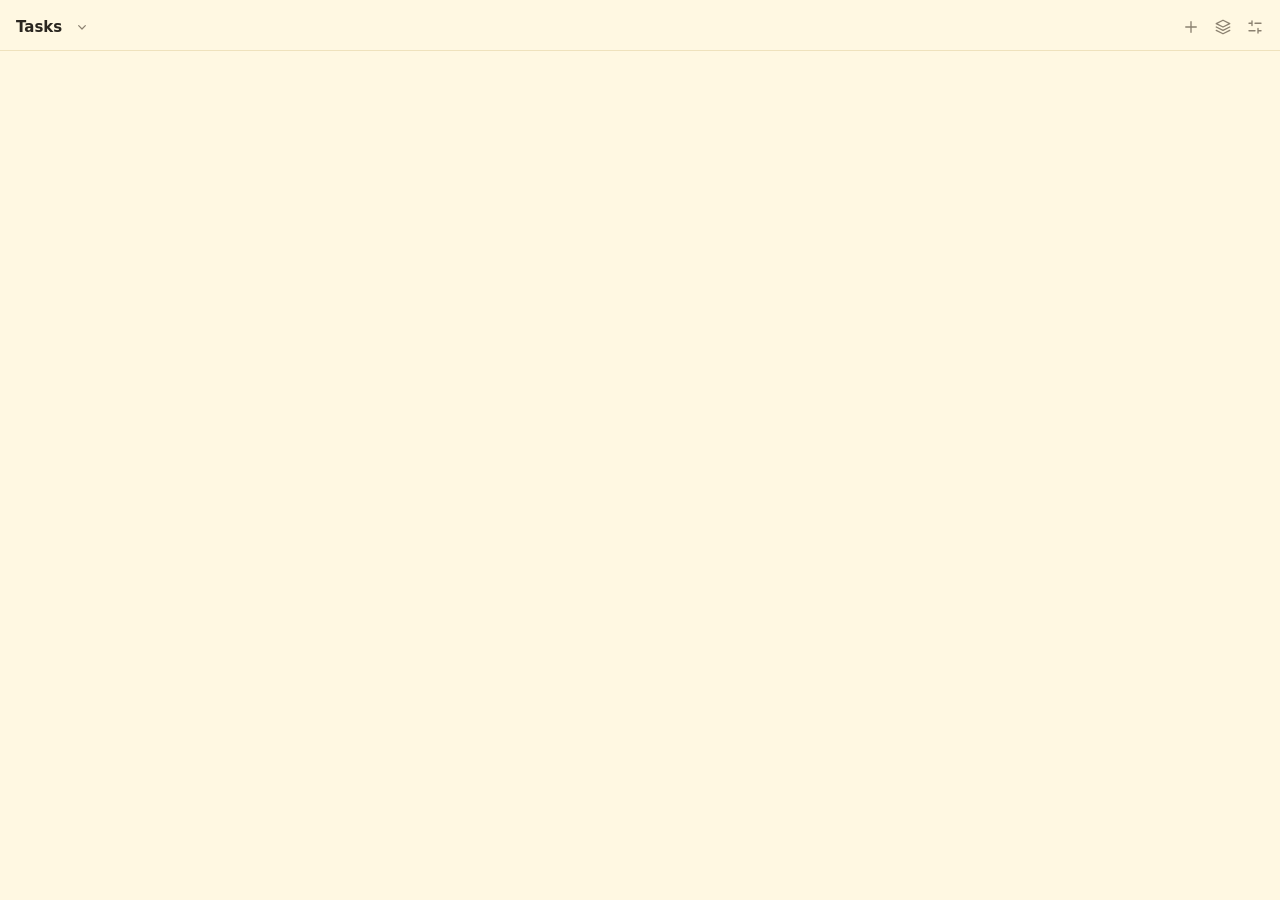
<file: ui/index.html>
<!doctype html>
<html lang="en">
<head>
<meta charset="utf-8">
<meta name="viewport" content="width=device-width, initial-scale=1">
<title>TinyTasks</title>
<script src="themes.js"></script>
<link rel="stylesheet" href="style.css">
</head>
<body>
  <div id="note-handle" hidden title="Drag to move note">
    <div id="note-complete"></div>
    <button id="close-note" class="icon" tabindex="0" aria-label="Close sticky note" title="Close note"><svg viewBox="0 0 24 24"><path d="m7 7 10 10M17 7 7 17"/></svg></button>
  </div>
  <header data-tauri-drag-region="deep">
    <div class="menu-wrap">
      <h1><button id="view" class="view-btn" title="Choose what to show" aria-haspopup="menu" aria-expanded="false">
        <span id="heading-icon" hidden></span><span id="heading">Tasks</span><span id="count"></span>
        <svg class="chev" viewBox="0 0 24 24"><path d="m7 10 5 5 5-5"/></svg>
      </button></h1>
      <div id="view-menu" data-tauri-drag-region="false" class="menu" role="menu" hidden>
        <button role="menuitemradio" data-view="all"><svg viewBox="0 0 24 24"><path d="M9 6h11M9 12h11M9 18h11M4.5 6h.01M4.5 12h.01M4.5 18h.01"/></svg>All <span class="n"></span></button>
        <button role="menuitemradio" data-view="desk">My Desk <span class="n"></span></button>
        <button role="menuitemradio" data-view="done"><svg viewBox="0 0 24 24"><circle cx="12" cy="12" r="9"/><path d="m8 12 3 3 5-6"/></svg>Completed <span class="n"></span></button>
        <button role="menuitemradio" data-view="today">Today <span class="n"></span></button>
        <button role="menuitemradio" data-view="upcoming">Upcoming <span class="n"></span></button>
        <div class="menu-sep"></div>
        <button id="sidebar-toggle" role="menuitemcheckbox" aria-checked="false">Show sidebar</button>
        <div class="menu-sep"></div>
        <div class="menu-label">Task location</div>
        <div id="where"></div>
        <button id="change-folder" role="menuitem"><svg viewBox="0 0 24 24"><path d="M3 7a2 2 0 0 1 2-2h4l2 2h8a2 2 0 0 1 2 2v8a2 2 0 0 1-2 2H5a2 2 0 0 1-2-2z"/></svg>Change folder…</button>
        <button id="open-file" role="menuitem"><svg viewBox="0 0 24 24"><path d="M14 3H7a2 2 0 0 0-2 2v14a2 2 0 0 0 2 2h10a2 2 0 0 0 2-2V8zM14 3v5h5M9 13h6M9 17h4"/></svg>Open tasks.md</button>
        <div class="menu-sep"></div>
        <button id="basics-open" role="menuitem">TinyTasks basics…</button>
        <button id="settings-open" role="menuitem"><svg viewBox="0 0 24 24"><path d="m9 3-.6 2.4-2.1 1.2L4 6l-2 3.5 1.7 1.8v1.4L2 14.5 4 18l2.3-.6 2.1 1.2L9 21h6l.6-2.4 2.1-1.2 2.3.6 2-3.5-1.7-1.8v-1.4L22 9.5 20 6l-2.3.6-2.1-1.2L15 3z"/><circle cx="12" cy="12" r="3"/></svg>Settings</button>
      </div>
    </div>
    <div class="tools">
      <button id="add" class="icon" title="Add a task">
        <svg viewBox="0 0 24 24"><path d="M12 5v14M5 12h14"/></svg>
      </button>
      <div class="menu-wrap">
        <button id="group" class="icon" title="Grouping and ordering" aria-label="Grouping and ordering" aria-haspopup="dialog" aria-expanded="false">
          <svg viewBox="0 0 24 24"><path d="M12 3 3 7.5l9 4.5 9-4.5L12 3zM3 12l9 4.5 9-4.5M3 16.5 12 21l9-4.5"/></svg>
        </button>
        <div id="group-menu" data-tauri-drag-region="false" class="menu" role="dialog" aria-label="Grouping and ordering" hidden>
          <div class="layout-setting">
            <label for="group-field">Grouping</label>
            <button id="group-direction" class="direction" aria-label="Reverse group order"><svg viewBox="0 0 24 24" aria-hidden="true"><path class="sort-arrow" d="M6 19V5m-3 3 3-3 3 3"/><path d="M13 6h3M13 12h5M13 18h8"/></svg></button>
            <button id="group-field" class="layout-picker" aria-haspopup="menu" aria-expanded="false" aria-controls="layout-options"><span class="choice-label"></span><svg viewBox="0 0 24 24" aria-hidden="true"><path d="m7 10 5 5 5-5"/></svg></button>
          </div>
          <div class="layout-setting">
            <label for="order-field">Ordering</label>
            <button id="order-direction" class="direction" aria-label="Reverse task order"><svg viewBox="0 0 24 24" aria-hidden="true"><path class="sort-arrow" d="M6 19V5m-3 3 3-3 3 3"/><path d="M13 6h3M13 12h5M13 18h8"/></svg></button>
            <button id="order-field" class="layout-picker" aria-haspopup="menu" aria-expanded="false" aria-controls="layout-options"><span class="choice-label"></span><svg viewBox="0 0 24 24" aria-hidden="true"><path d="m7 10 5 5 5-5"/></svg></button>
          </div>
          <div id="layout-options" class="menu floating" role="menu" hidden></div>
        </div>
      </div>
      <div class="menu-wrap">
        <button id="display" class="icon" title="Display properties" aria-label="Display properties" aria-haspopup="dialog" aria-expanded="false">
          <svg viewBox="0 0 24 24"><path d="M4 7h4M12 7h8M4 17h8M16 17h4M8 4v6M16 14v6"/></svg>
        </button>
        <div id="display-menu" data-tauri-drag-region="false" class="menu" role="dialog" aria-label="Display properties" hidden>
          <div class="menu-label">Display properties</div>
          <div class="property-options">
            <button data-property="id" aria-pressed="false">ID</button>
            <button data-property="agent" aria-pressed="true">Agent</button>
            <button data-property="chat" aria-pressed="true">Lists &amp; Chats</button>
            <button data-property="priority" aria-pressed="true">Priority</button>
            <button data-property="due" aria-pressed="true">Due date</button>
            <button data-property="added" aria-pressed="true">Added</button>
            <button data-property="completed" aria-pressed="true">Completed</button>
            <button data-property="subtasks" aria-pressed="true">Subtask count</button>
            <button data-property="details" aria-pressed="false">Details</button>
          </div>
        </div>
      </div>
    </div>
  </header>

  <div id="release-notice" role="status" hidden><button id="release-download"></button></div>
  <p id="notice" role="status" hidden></p>
  <div id="workspace">
    <aside id="sidebar" aria-label="Navigation" hidden>
      <nav id="primary-nav" aria-label="Views"></nav>
      <div class="menu-sep"></div>
      <div class="sidebar-heading"><button id="lists-menu" aria-label="List actions" aria-haspopup="menu">Lists &amp; Chats</button><button id="add-list" class="icon" aria-label="New list" title="New list"><svg viewBox="0 0 24 24" aria-hidden="true"><path d="M12 5v14M5 12h14"/></svg></button></div>
      <nav id="list-nav" aria-label="Lists &amp; Chats"></nav>
      <form id="new-list" hidden autocomplete="off"><input id="new-list-name" maxlength="200" placeholder="List name" aria-label="New list name"></form>
      <div id="sidebar-space"></div>
    </aside>
    <div id="sidebar-resizer" role="separator" aria-label="Sidebar width" aria-orientation="vertical" aria-valuemin="140" aria-valuemax="400" aria-valuenow="220" tabindex="0" hidden></div>
  <main id="main">
    <div id="desk-head" hidden>
      <span id="desk-planning-status" role="status"></span>
      <div id="desk-timeline" role="group" hidden>
        <span class="timeline-lamp desk-lamp" aria-hidden="true"><svg viewBox="0 0 24 24"><path class="lamp-shade" d="M8 3h8l3.5 8h-15L8 3z"/><path d="M12 11v9M8 20h8"/></svg></span>
        <div id="desk-hours" aria-hidden="true"></div>
        <div class="desk-track" id="desk-track">
          <div id="desk-markers"></div>
          <span id="desk-drop-preview" hidden><span id="desk-drop-time"></span></span>
        </div>
        <span id="desk-now" aria-hidden="true"></span>
      </div>
      <div id="desk-review" hidden>
        <span id="desk-proposal-label"></span>
        <div class="desk-review-actions"><button id="desk-decline">Decline</button><button id="desk-accept">✓ Accept</button></div>
      </div>
      <p id="desk-error" role="alert" hidden></p>
    </div>
    <form id="new-task" hidden autocomplete="off">
      <span class="check"></span>
      <textarea id="new-title" rows="1" maxlength="300" placeholder="Add a task" aria-label="New task"></textarea>
    </form>
    <div id="open"></div>
    <p id="empty" hidden>All clear.</p>
    <div id="problem" hidden>
      <p></p>
      <button class="pick-folder">Choose a folder…</button>
    </div>
  </main>
  </div>

  <div id="desk-time-dialog" class="menu floating desk-time-popover" role="dialog" aria-labelledby="desk-time-heading" hidden>
    <h2 id="desk-time-heading" class="desk-picker-heading">Desk time</h2>
    <div class="desk-arc-area" role="group" aria-label="Drag endpoints to resize, or the arc to move the time block">
      <div class="desk-arc-face" aria-hidden="true"></div>
      <svg class="desk-arc-scale" viewBox="0 0 260 260" role="img" aria-label="Twelve-hour time dial"><g class="desk-arc-marks"></g><circle class="desk-arc-track" cx="130" cy="130" r="99"></circle><path class="desk-arc-selection"></path></svg>
      <button type="button" class="desk-arc-handle" data-arc-part="start" role="slider" aria-label="Start time"><span class="desk-arc-cap"></span></button>
      <button type="button" class="desk-arc-handle" data-arc-part="end" role="slider" aria-label="End time"><span class="desk-arc-cap"></span></button>
      <button type="button" class="desk-arc-handle" data-arc-part="move" role="slider" aria-label="Move time block"><span class="desk-arc-grip"><i></i><i></i><i></i></span></button>
      <div class="desk-arc-readout">
        <div class="desk-arc-time-line"><span class="desk-arc-start-time" aria-hidden="true"></span><span class="desk-arc-start-unit" aria-hidden="true"></span></div>
        <div class="desk-arc-time-line"><span class="desk-arc-end-time" aria-hidden="true"></span><span class="desk-arc-end-unit" aria-hidden="true"></span></div>
        <span class="desk-arc-duration" aria-hidden="true"></span>
      </div>
    </div>
    <button type="button" class="desk-arc-clear" hidden>Clear time</button>
    <p id="desk-time-error" class="desk-arc-error" role="alert" hidden></p>
    <button type="button" class="desk-arc-retry" hidden>Retry</button>
    <span class="desk-arc-live desk-picker-heading" aria-live="polite"></span>
  </div>

  <div id="task-menu" class="menu floating" role="menu" aria-label="Task actions" hidden>
    <button class="open-note" data-action="open-note" role="menuitem"><svg viewBox="0 0 24 24"><path d="M16 21H5a2 2 0 0 1-2-2V5a2 2 0 0 1 2-2h14a2 2 0 0 1 2 2v11z"/><path d="M16 21v-5h5"/></svg><span>Open as sticky note</span></button>
    <button class="first-subtask" data-action="first-subtask" role="menuitem"><svg viewBox="0 0 24 24"><path d="M12 5v14M5 12h14"/></svg><span>Add subtask</span></button>
    <button class="set-desk" data-action="set-desk" role="menuitem"><svg viewBox="0 0 24 24"><path d="M8 3h8l3.5 8h-15L8 3zM12 11v9M8 20h8"/></svg><span>Put on my desk</span></button>
    <button class="set-due" data-action="set-due" role="menuitem" aria-haspopup="dialog"><svg viewBox="0 0 24 24"><rect x="4" y="5" width="16" height="15" rx="2"/><path d="M4 10h16M8 3v4M16 3v4"/></svg><span>Due date</span></button>
    <button data-action="set-desk-time" role="menuitem" aria-haspopup="dialog" hidden><svg viewBox="0 0 24 24"><circle cx="12" cy="12" r="9"/><path d="M12 7v5l3 2"/></svg><span>Desk time</span></button>
    <button class="set-prio" data-action="set-prio" role="menuitem" aria-haspopup="menu"><svg viewBox="0 0 24 24"><path d="M5 21V4M5 4h11l-2 4 2 4H5"/></svg><span>Priority</span></button>
    <button data-action="set-chat" role="menuitem"><svg viewBox="0 0 24 24"><path d="M3 7h7l2 2h9v11H3zM14 4h7m-3-3 3 3-3 3"/></svg><span>Move to list…</span></button>
    <button class="open-link" data-action="open-link" role="menuitem"><svg viewBox="0 0 24 24"><path d="M14 4h6v6M20 4l-9 9M18 14v5a1 1 0 0 1-1 1H5a1 1 0 0 1-1-1V7a1 1 0 0 1 1-1h5"/></svg><span>Open link</span></button>
    <button class="delete" data-action="delete" role="menuitem"><svg viewBox="0 0 24 24"><path d="M4 7h16M10 11v6M14 11v6M6 7l1 13h10l1-13M9 7V4h6v3"/></svg><span>Delete task</span></button>
  </div>

  <form id="attribute-menu" class="menu floating" role="dialog" aria-label="New list" hidden autocomplete="off">
    <label id="attribute-label" for="attribute-value">New list</label>
    <input id="attribute-value" maxlength="200">
    <div class="attribute-actions"><button type="button" id="attribute-cancel">Cancel</button><button type="submit">Save</button></div>
  </form>
  <div id="list-menu" class="menu floating" role="menu" aria-label="Move to list" hidden></div>
  <div id="sidebar-menu" class="menu floating" role="menu" aria-label="List actions" hidden>
    <button data-list-action="new" role="menuitem"><svg viewBox="0 0 24 24" aria-hidden="true"><path d="M12 5v14M5 12h14"/></svg>New list…</button>
    <button data-list-action="rename" role="menuitem">Rename…</button>
    <button data-list-action="icon" role="menuitem">Change icon…</button>
    <div class="menu-sep"></div>
    <button data-list-action="up" role="menuitem">Move up</button>
    <button data-list-action="down" role="menuitem">Move down</button>
    <div class="menu-sep"></div>
    <button data-list-action="archive" role="menuitem">Archive list</button>
    <button data-list-action="delete" class="delete" role="menuitem">Delete list…</button>
    <div class="menu-sep"></div>
    <button data-list-action="cleanup" role="menuitem"><svg viewBox="0 0 24 24" aria-hidden="true"><path d="m13 12 8-9M11 10l4 4-6 7-6-6zM8 14l-3 3m6 0-3 3"/></svg>Archive empty lists</button>
  </div>
  <dialog id="list-dialog" aria-labelledby="list-dialog-title">
    <form id="list-dialog-form">
      <h2 id="list-dialog-title"></h2>
      <p id="list-dialog-description"></p>
      <label id="list-name-label" for="list-name">List name</label>
      <input id="list-name" maxlength="200" autocomplete="off">
      <p id="list-dialog-error" role="alert" hidden></p>
      <div class="dialog-actions"><button type="button" id="list-dialog-cancel">Cancel</button><button type="submit" id="list-dialog-save">Save</button></div>
    </form>
  </dialog>
  <div id="list-icon-menu" class="menu floating" role="dialog" aria-label="List icon" hidden>
    <div class="icon-picker-head"><div class="menu-label">List icon</div><div id="list-icon-agent"></div></div>
    <div id="list-icon-options" role="group" aria-label="List symbols"></div>
  </div>

  <div id="prio-menu" class="menu floating" role="menu" hidden>
    <div class="menu-label">Priority</div>
    <button role="menuitemradio" data-p="0"><span class="prio" data-p="0">P0</span>Drop everything</button>
    <button role="menuitemradio" data-p="1"><span class="prio" data-p="1">P1</span>Today</button>
    <button role="menuitemradio" data-p="2"><span class="prio" data-p="2">P2</span>Soon</button>
    <button role="menuitemradio" data-p="3"><span class="prio" data-p="3">P3</span>Whenever</button>
    <button role="menuitemradio" data-p="">None</button>
  </div>

  <div id="due-menu" class="menu floating" role="dialog" aria-label="Due date" hidden>
    <div class="cal-head">
      <button class="icon" data-nav="-1" title="Previous month"><svg viewBox="0 0 24 24"><path d="m15 6-6 6 6 6"/></svg></button>
      <span id="cal-title"></span>
      <button class="icon" data-nav="1" title="Next month"><svg viewBox="0 0 24 24"><path d="m9 6 6 6-6 6"/></svg></button>
    </div>
    <div id="cal-grid"></div>
    <div class="cal-quick">
      <button data-quick="0">Today</button>
      <button data-quick="1">Tomorrow</button>
      <button data-quick="clear">Clear</button>
    </div>
  </div>





  <template id="row">
    <li class="task">
      <div class="line">
        <button class="check" title="Mark done"><svg viewBox="0 0 24 24"><path d="m6 12.5 4 4 8-9"/></svg></button>
        <div class="text">
          <div class="title"><span class="title-text" role="button" tabindex="0" aria-label="Edit task title"></span></div>
          <div class="parent-context" hidden><svg viewBox="0 0 24 24" aria-hidden="true"><path d="m9 10-4-4 4-4M5 6h8a6 6 0 0 1 6 6v8"/></svg><span></span></div>
          <div class="preview" hidden></div>
          <div class="sub"><span class="task-id" hidden></span><span class="src"></span><span class="due" hidden><svg viewBox="0 0 24 24"><rect x="4" y="5" width="16" height="15" rx="2"/><path d="M4 10h16M8 3v4M16 3v4"/></svg><span></span></span><span class="time-sub"></span></div>
        </div>
        <div class="row-status">
          <span class="prio" hidden></span>
          <button class="icon details-indicator" aria-label="Task details" title="Task details" hidden><svg viewBox="0 0 24 24" aria-hidden="true"><path d="M4 7c4-4 12-4 11-1S4 12 5 14s13-6 14-3-9 6-7 8c1 1 4 0 7-1"/></svg></button>
          <button class="subtask-count" hidden></button>
          <span class="time"></span>
          <button class="icon more" aria-label="Task actions" title="Task actions" aria-haspopup="menu" aria-controls="task-menu" aria-expanded="false"><svg viewBox="0 0 24 24"><circle cx="5" cy="12" r="1"/><circle cx="12" cy="12" r="1"/><circle cx="19" cy="12" r="1"/></svg></button>
        </div>
      </div>
      <div class="details">
        <div class="details-inner">
          <div class="details-pad">
            <div class="body" role="button" tabindex="0" aria-label="Edit task details"></div>
            <div class="detail-links" hidden></div>
            <div class="question-slot"></div>
            <div class="subtasks" hidden>
              <div class="subtasks-head">
                <span>Subtasks</span>
                <button class="mode-chip" aria-label="Ordered subtasks" aria-pressed="false"><span class="mode-number">1</span><span class="slash">/</span><span class="mode-dot">•</span></button>
                <button class="icon add-subtask" title="Add subtask" aria-label="Add subtask"><svg viewBox="0 0 24 24"><path d="M12 5v14M5 12h14"/></svg></button>
              </div>
              <ul class="subtask-list"></ul>
            </div>

          </div>
        </div>
      </div>
    </li>
  </template>

  <script src="agents.js"></script>
  <script src="icons.js"></script>
  <script src="desk-arc.js"></script>
  <script src="desk.js"></script>
  <script src="details-links.js"></script>
  <script src="questions.js"></script>
  <script src="app.js"></script>
</body>
</html>
</file>
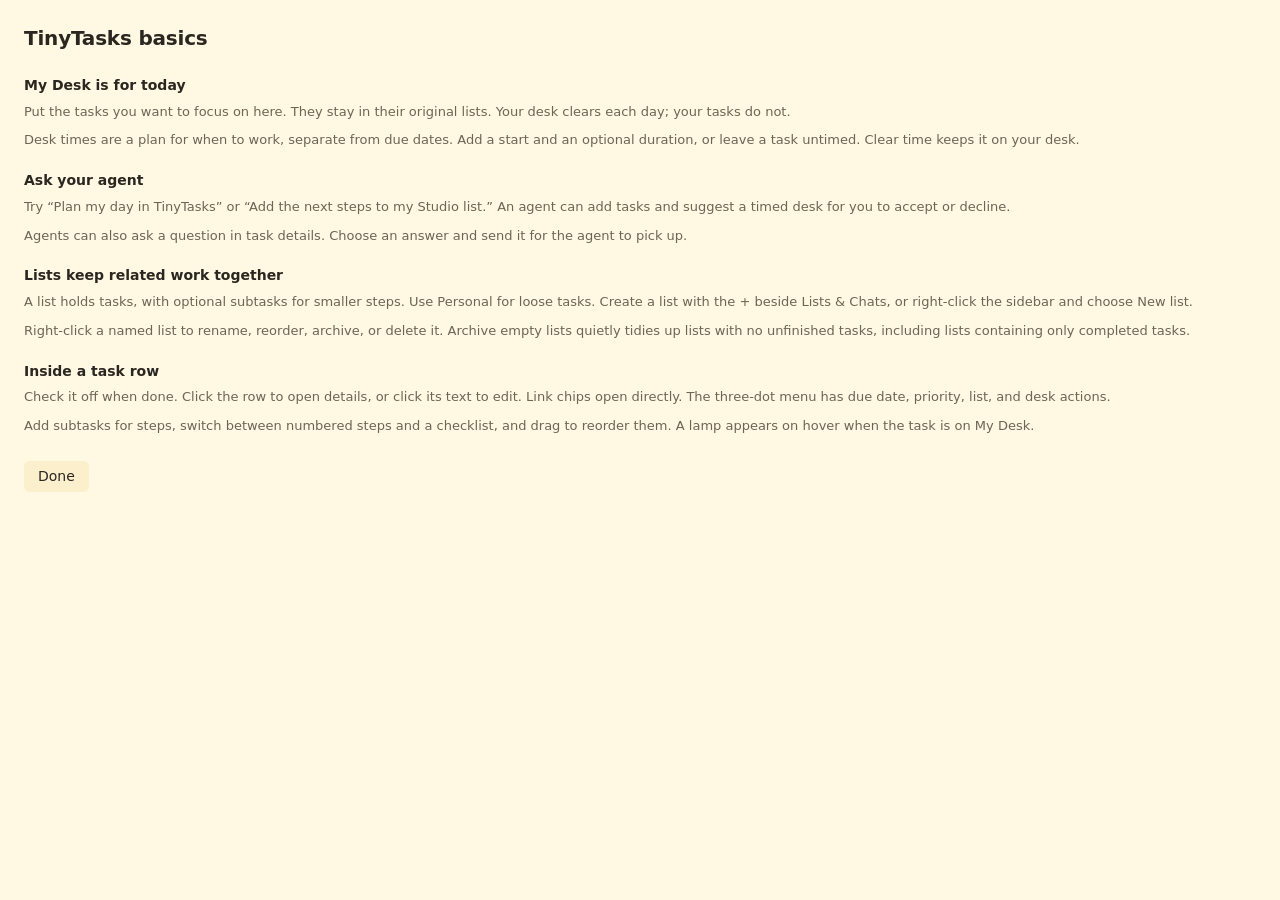
<file: ui/basics.html>
<!doctype html>
<html lang="en">
<head>
<meta charset="utf-8">
<meta name="viewport" content="width=device-width, initial-scale=1">
<title>TinyTasks basics</title>
<script src="themes.js"></script>
<link rel="stylesheet" href="style.css">
</head>
<body class="basics-window">
<h1>TinyTasks basics</h1>
<section><h2>My Desk is for today</h2>
<p>Put the tasks you want to focus on here. They stay in their original lists. Your desk clears each day; your tasks do not.</p>
<p>Desk times are a plan for when to work, separate from due dates. Add a start and an optional duration, or leave a task untimed. Clear time keeps it on your desk.</p></section>
<section><h2>Ask your agent</h2>
<p>Try “Plan my day in TinyTasks” or “Add the next steps to my Studio list.” An agent can add tasks and suggest a timed desk for you to accept or decline.</p>
<p>Agents can also ask a question in task details. Choose an answer and send it for the agent to pick up.</p></section>
<section><h2>Lists keep related work together</h2>
<p>A list holds tasks, with optional subtasks for smaller steps. Use Personal for loose tasks. Create a list with the + beside Lists &amp; Chats, or right-click the sidebar and choose New list.</p>
<p>Right-click a named list to rename, reorder, archive, or delete it. Archive empty lists quietly tidies up lists with no unfinished tasks, including lists containing only completed tasks.</p></section>
<section><h2>Inside a task row</h2>
<p>Check it off when done. Click the row to open details, or click its text to edit. Link chips open directly. The three-dot menu has due date, priority, list, and desk actions.</p>
<p>Add subtasks for steps, switch between numbered steps and a checklist, and drag to reorder them. A lamp appears on hover when the task is on My Desk.</p></section>
<button id="basics-close">Done</button>
<script src="basics.js"></script>
</body>
</html>
</file>
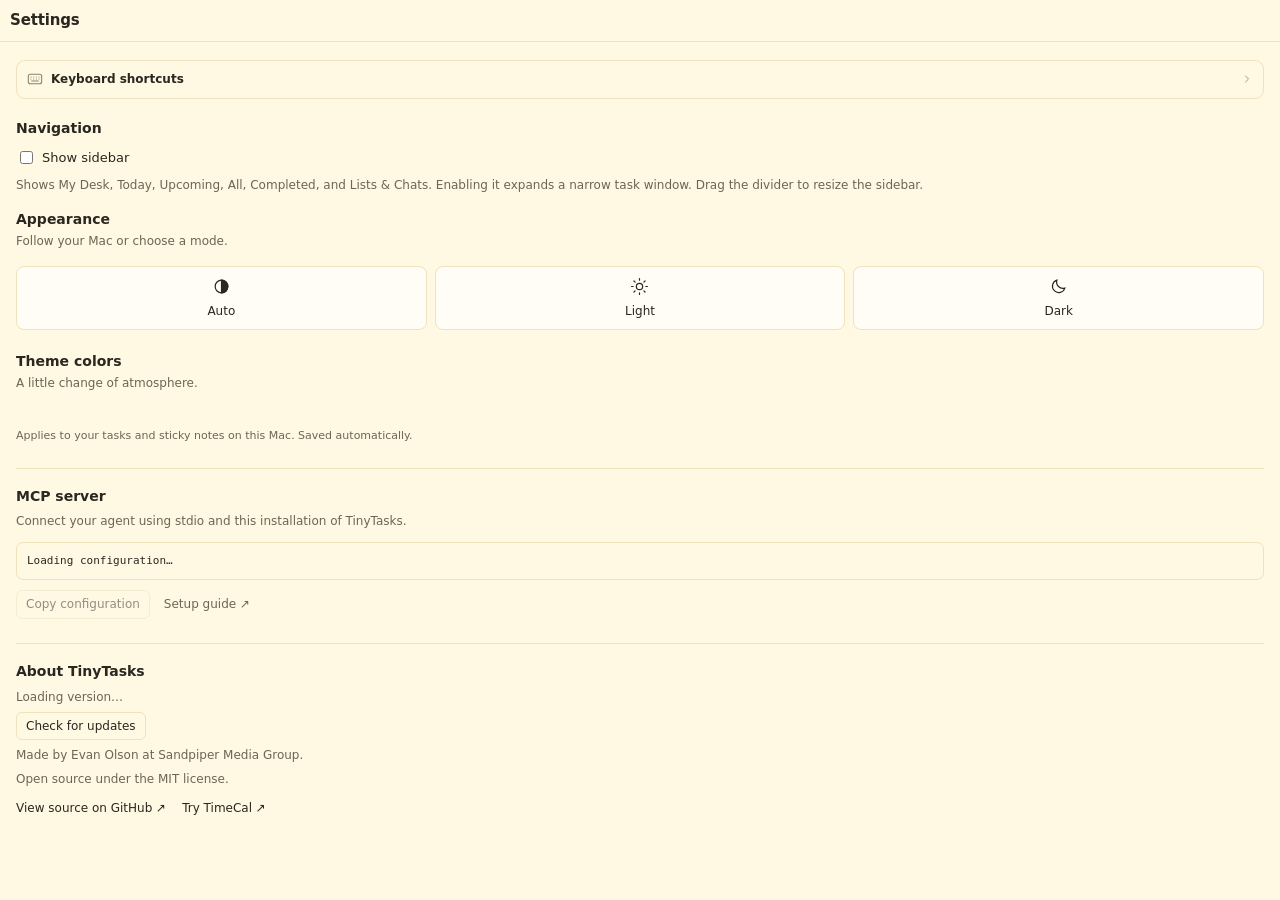
<file: ui/settings.html>
<!doctype html>
<html lang="en">
<head>
<meta charset="utf-8">
<meta name="viewport" content="width=device-width, initial-scale=1">
<title>Settings — TinyTasks</title>
<script src="themes.js"></script>
<link rel="stylesheet" href="style.css">
</head>
<body class="settings-window">
    <div class="settings-header" data-tauri-drag-region="deep">
      <h1 id="settings-title">Settings</h1>
    </div>
    <div class="settings-body">
      <details id="shortcut-guide" class="shortcut-guide">
        <summary><svg viewBox="0 0 24 24" aria-hidden="true"><rect x="2" y="5" width="20" height="14" rx="3"/><path d="M6 9h.01M10 9h.01M14 9h.01M18 9h.01M6 12h.01M10 12h.01M14 12h.01M18 12h.01M7 15h10"/></svg><span>Keyboard shortcuts</span><svg class="guide-chevron" viewBox="0 0 24 24" aria-hidden="true"><path d="m9 6 6 6-6 6"/></svg></summary>
        <div class="shortcut-content">
          <h3>Getting around</h3>
          <dl class="shortcut-list">
            <div><dt>Next control</dt><dd><kbd>Tab</kbd></dd></div>
            <div><dt>Previous control</dt><dd><kbd>Shift</kbd><kbd>Tab</kbd></dd></div>
            <div><dt>Open Settings</dt><dd><kbd data-key="primary">⌘</kbd><kbd>,</kbd></dd></div>
            <div><dt>Close Settings or menu</dt><dd><kbd>Esc</kbd></dd></div>
            <div><dt>Close Settings or a sticky note</dt><dd><kbd data-key="primary">⌘</kbd><kbd>W</kbd></dd></div>
          </dl>
          <h3>Tasks</h3>
          <p>Tab to a row, text, or control first.</p>
          <dl class="shortcut-list">
            <div><dt>Expand or collapse a row</dt><dd><kbd>Enter</kbd><span>or</span><kbd>Space</kbd></dd></div>
            <div><dt>Edit focused task text</dt><dd><kbd>Enter</kbd><span>or</span><kbd>Space</kbd></dd></div>
            <div><dt>Open task actions</dt><dd><kbd>Shift</kbd><kbd>F10</kbd></dd></div>
            <div><dt>Move a subtask or sidebar list up or down</dt><dd><kbd data-key="alt">⌥</kbd><kbd>↑</kbd><span>or</span><kbd>↓</kbd></dd></div>
          </dl>
          <p>On some Mac keyboards, hold Fn with F10.</p>
          <h3>While editing</h3>
          <dl class="shortcut-list">
            <div><dt>Save a title or new task</dt><dd><kbd>Enter</kbd></dd></div>
            <div><dt>Save details</dt><dd><kbd data-key="primary">⌘</kbd><kbd>Enter</kbd></dd></div>
            <div><dt>New line in details</dt><dd><kbd>Enter</kbd></dd></div>
            <div><dt>Cancel the edit</dt><dd><kbd>Esc</kbd></dd></div>
          </dl>
          <h3>Choosing options</h3>
          <p>In task actions, priority, and grouping/ordering choices:</p>
          <dl class="shortcut-list">
            <div><dt>Move between options</dt><dd><kbd>↑</kbd><span>or</span><kbd>↓</kbd></dd></div>
            <div><dt>First or last option</dt><dd><kbd>Home</kbd><span>or</span><kbd>End</kbd></dd></div>
            <div><dt>Choose focused option</dt><dd><kbd>Enter</kbd><span>or</span><kbd>Space</kbd></dd></div>
          </dl>
          <p>For themes, use the arrow keys after focusing a palette. For other controls, use Tab, then Enter or Space.</p>
        </div>
      </details>
      <h2>Navigation</h2>
      <label class="sidebar-setting"><input type="checkbox" id="show-sidebar"> Show sidebar</label>
      <p class="settings-description">Shows My Desk, Today, Upcoming, All, Completed, and Lists &amp; Chats. Enabling it expands a narrow task window. Drag the divider to resize the sidebar.</p>
      <h2 id="appearance-heading">Appearance</h2>
      <p class="settings-description">Follow your Mac or choose a mode.</p>
      <div id="appearance-modes" role="radiogroup" aria-labelledby="appearance-heading">
        <label class="appearance-mode"><input type="radio" name="appearance" value="auto" aria-label="Auto"><span><svg viewBox="0 0 24 24" aria-hidden="true"><circle cx="12" cy="12" r="8"/><path d="M12 4a8 8 0 0 1 0 16z" fill="currentColor"/></svg>Auto</span></label>
        <label class="appearance-mode"><input type="radio" name="appearance" value="light" aria-label="Light"><span><svg viewBox="0 0 24 24" aria-hidden="true"><circle cx="12" cy="12" r="4"/><path d="M12 2v2m0 16v2M2 12h2m16 0h2M5 5l1.5 1.5m11 11L19 19M5 19l1.5-1.5m11-11L19 5"/></svg>Light</span></label>
        <label class="appearance-mode"><input type="radio" name="appearance" value="dark" aria-label="Dark"><span><svg viewBox="0 0 24 24" aria-hidden="true"><path d="M20 14a8 8 0 0 1-10-10 8 8 0 1 0 10 10z"/></svg>Dark</span></label>
      </div>
      <h2 id="theme-heading">Theme colors</h2>
      <p class="settings-description">A little change of atmosphere.</p>
      <div id="themes" role="radiogroup" aria-labelledby="theme-heading"></div>
      <p class="settings-footnote">Applies to your tasks and sticky notes on this Mac. Saved automatically.</p>
      <section id="mcp-settings" class="settings-section" aria-labelledby="mcp-heading">
        <h2 id="mcp-heading">MCP server</h2>
        <p class="settings-description">Connect your agent using stdio and this installation of TinyTasks.</p>
        <pre id="mcp-config" tabindex="0" aria-label="MCP server configuration">Loading configuration…</pre>
        <div class="settings-actions"><button id="copy-mcp" disabled>Copy configuration</button><a href="https://github.com/SandpiperMediaGroup/tinytasks/blob/main/docs/agent-setup.md" data-about-link="agent-setup">Setup guide ↗</a></div>
        <p id="mcp-status" role="status" hidden></p>
      </section>
      <section class="settings-about" aria-labelledby="about-heading">
        <h2 id="about-heading">About TinyTasks</h2>
        <p id="installed-version">Loading version…</p>
        <div class="settings-actions"><button id="check-updates">Check for updates</button><button id="settings-download" hidden>View download ↗</button></div>
        <p id="update-status" role="status" hidden></p>
        <p>Made by Evan Olson at Sandpiper Media Group.</p>
        <p>Open source under the MIT license.</p>
        <div class="about-links">
          <a href="https://github.com/SandpiperMediaGroup/tinytasks" data-about-link="source">View source on GitHub ↗</a>
          <a href="https://trytimecal.com" data-about-link="timecal">Try TimeCal ↗</a>
        </div>
        <p id="about-error" role="status" hidden></p>
      </section>
    </div>

<script src="settings.js"></script>
</body>
</html>
</file>
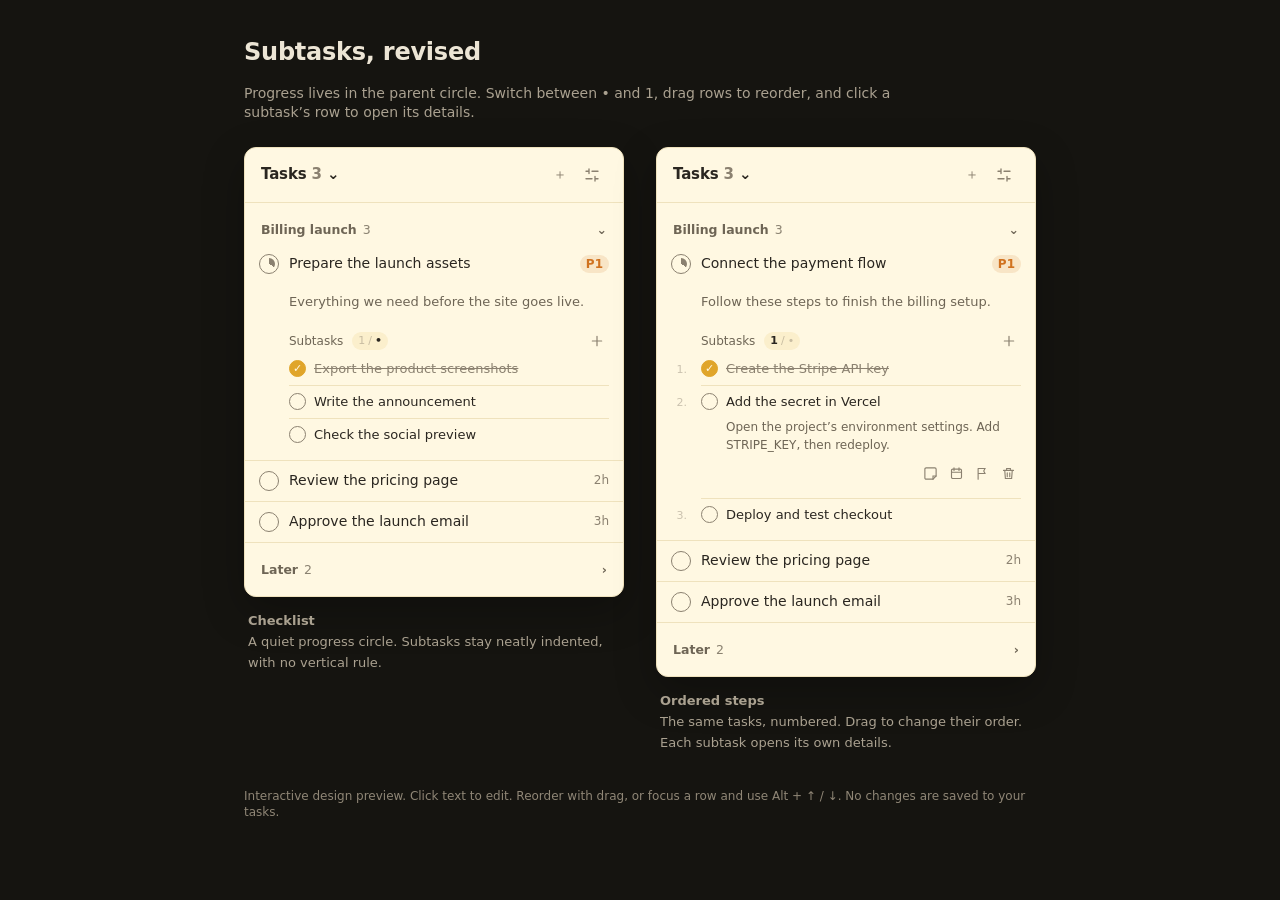
<file: docs/mockups/subtasks.html>
<!doctype html>
<html lang="en">
<meta charset="utf-8">
<meta name="viewport" content="width=device-width, initial-scale=1">
<title>TinyTasks — revised subtask proposal</title>
<link rel="stylesheet" href="../../ui/style.css">
<style>
body { display: block; height: auto; background: #151410; padding: 36px; color: #ece5d5; }
.intro { max-width: 792px; margin: 0 auto 24px; }
.intro h1 { font-size: 24px; font-weight: 600; }
.intro p { color: #aaa190; font-size: 14px; max-width: 670px; }
.examples { display: flex; gap: 32px; justify-content: center; align-items: flex-start; flex-wrap: wrap; }
.example { width: 380px; }
.caption { color: #aaa190; margin: 14px 4px; font-size: 13px; line-height: 1.6; }
.window { background: var(--bg); color: var(--ink); border: 1px solid var(--line); border-radius: 12px; overflow: hidden; box-shadow: 0 14px 40px #0004; }
.window header { padding: 12px 16px; }
.window .icon svg { width: 18px; height: 18px; fill: none; stroke: currentColor; stroke-width: 1.8; stroke-linecap: round; }
.window .group-head { padding: 18px 16px 6px; }
.window .details { grid-template-rows: 1fr; }
.window .details-inner { opacity: 1; visibility: visible; }
.window .body { margin: 2px 0 16px; }
.mode { display: flex; align-items: center; gap: 9px; padding: 0; font-size: 12px; color: var(--soft); }
.mode-chip { display: inline-flex; align-items: center; gap: 3px; padding: 1px 6px; border-radius: 999px; background: var(--bg-hover); color: var(--muted); font-size: 11px; line-height: 16px; }
.mode-chip .slash { opacity: .45; }
.mode-chip[aria-pressed="true"] .mode-number, .mode-chip[aria-pressed="false"] .mode-dot { color: var(--ink); font-weight: 650; }
.mode-chip[aria-pressed="true"] .mode-dot, .mode-chip[aria-pressed="false"] .mode-number { opacity: .45; }
.mode .add-child { margin-left: auto; width: 24px; height: 24px; }
.mode .add-child svg { width: 16px; height: 16px; }
.child { border-bottom: 1px solid var(--line); font-size: 13px; }
.child:last-child { border-bottom: none; }
.child-line { position: relative; display: flex; align-items: start; gap: 8px; padding: 7px 0; cursor: grab; border-radius: 5px; }
.child-line:hover { background: var(--bg-hover); }
.child-line:active { cursor: grabbing; }
.child .check { width: 17px; height: 17px; font-size: 11px; }
.child.complete .check { background: var(--accent); border-color: var(--accent); color: var(--bg); }
.child.complete .label { text-decoration: line-through; color: var(--muted); }
.child-text { flex: 1; min-width: 0; }
.label { cursor: text; outline-color: var(--accent); overflow-wrap: anywhere; }
.label[contenteditable="true"] { border-bottom: 1px solid var(--accent); }
.number { position: absolute; left: -28px; top: 9px; width: 14px; text-align: right; font-size: 11px; color: color-mix(in srgb, var(--muted) 45%, var(--bg)); font-variant-numeric: tabular-nums; }
.child.dragging { opacity: .4; }
.child.drop-target { box-shadow: 0 -2px var(--accent); }
.child-details { padding: 0 0 12px 25px; }
.child-details p { margin: 0 0 7px; color: var(--soft); font-size: 12px; line-height: 1.5; cursor: text; }
.child-actions { display: flex; align-items: center; justify-content: flex-end; gap: 1px; }
.child-actions small { font-size: 11px; color: var(--muted); margin-right: auto; }
.child-actions .icon { width: 25px; height: 25px; }
.child-actions .icon svg { width: 15px; height: 15px; }
.parent-check { position: relative; }
.parent-check::after { content: ''; width: 12px; height: 12px; border-radius: 50%; background: conic-gradient(var(--muted) var(--progress), transparent 0); }
.parent-check.all-done { background: var(--accent); border-color: var(--accent); color: var(--bg); font-size: 13px; }
.parent-check.all-done::after { display: none; }
.window .details-pad { padding-bottom: 8px; padding-right: 14px; }
.foot { margin: 20px auto 0; max-width: 792px; color: #8f8676; font-size: 12px; }
button:focus-visible, [tabindex]:focus-visible { outline: 2px solid var(--accent); outline-offset: 2px; }
@media(max-width: 500px) { body { padding: 24px 12px; } .example { width: 100%; } }
</style>
<div class="intro"><h1>Subtasks, revised</h1><p>Progress lives in the parent circle. Switch between • and 1, drag rows to reorder, and click a subtask’s row to open its details.</p></div>
<div class="examples" id="examples"></div>
<p class="foot">Interactive design preview. Click text to edit. Reorder with drag, or focus a row and use Alt + ↑ / ↓. No changes are saved to your tasks.</p>
<script>
const examples = [
 {title:'Prepare the launch assets',ordered:false,details:'Everything we need before the site goes live.',items:[{title:'Export the product screenshots',done:true,details:'Export desktop and mobile versions.'},{title:'Write the announcement',details:'Keep it brief. Link to the new site.'},{title:'Check the social preview',details:'Check the title, description, and preview image.'}],caption:'<b>Checklist</b><br>A quiet progress circle. Subtasks stay neatly indented, with no vertical rule.'},
 {title:'Connect the payment flow',ordered:true,details:'Follow these steps to finish the billing setup.',items:[{title:'Create the Stripe API key',done:true,details:'Use the production account.'},{title:'Add the secret in Vercel',open:true,details:'Open the project’s environment settings. Add STRIPE_KEY, then redeploy.'},{title:'Deploy and test checkout',details:'Run a test purchase and confirm the receipt.'}],caption:'<b>Ordered steps</b><br>The same tasks, numbered. Drag to change their order. Each subtask opens its own details.'}
];
const icons = {
 'Open as sticky note':'<path d="M16 21H5a2 2 0 0 1-2-2V5a2 2 0 0 1 2-2h14a2 2 0 0 1 2 2v11z"/><path d="M16 21v-5h5"/>',
 due:'<rect x="4" y="5" width="16" height="15" rx="2"/><path d="M4 10h16M8 3v4M16 3v4"/>',
 priority:'<path d="M5 21V4M5 4h11l-2 4 2 4H5"/>',
 delete:'<path d="M4 7h16M10 11v6M14 11v6M6 7l1 13h10l1-13M9 7V4h6v3"/>'
};
for(const state of examples) {
 const wrap=document.createElement('div');wrap.className='example';
 wrap.innerHTML=`<div class="window"><header><h1>Tasks <span style="color:var(--muted)">3</span> ⌄</h1><div class="tools"><span class="icon">＋</span><span class="icon"><svg viewBox="0 0 24 24"><path d="M4 7h4M12 7h8M4 17h8M16 17h4M8 4v6M16 14v6"/></svg></span></div></header><h2 class="group-head">Billing launch <span class="n">3</span><span style="margin-left:auto">⌄</span></h2><ul><li class="task open"><div class="line"><button class="check parent-check" aria-label="Complete parent task"></button><div class="text"><div class="title"></div></div><span class="prio" data-p="1">P1</span></div><div class="details"><div class="details-inner"><div class="details-pad"><p class="body"></p><div class="mode"><span>Subtasks</span><button class="mode-chip" aria-label="Ordered steps"><span class="mode-number">1</span><span class="slash">/</span><span class="mode-dot">•</span></button><button class="icon add-child" aria-label="Add subtask" title="Add subtask"><svg viewBox="0 0 24 24"><path d="M12 5v14M5 12h14"/></svg></button></div><div class="children"></div></div></div></div></li><li class="task"><div class="line"><span class="check"></span><div class="text">Review the pricing page<div class="sub">Codex</div></div><span class="time">2h</span></div></li><li class="task"><div class="line"><span class="check"></span><div class="text">Approve the launch email<div class="sub">Claude</div></div><span class="time">3h</span></div></li></ul><h2 class="group-head" style="padding-bottom:18px">Later <span class="n">2</span><span style="margin-left:auto">›</span></h2></div><p class="caption">${state.caption}</p>`;
 wrap.querySelector('.title').textContent=state.title;
 wrap.querySelector('.body').textContent=state.details;
 wrap.querySelector('.mode-chip').onclick=()=>{state.ordered=!state.ordered;draw();};
 wrap.querySelector('.add-child').onclick=()=>{state.items.push({title:'New subtask',details:''});draw();};
 wrap.querySelector('.parent-check').onclick=()=>{const done=!state.items.every(x=>x.done);state.items.forEach(x=>x.done=done);draw();};
 let dragged=null;
 function move(from,to) {const [item]=state.items.splice(from,1);state.items.splice(to,0,item);draw();}
 function edit(el,item,field) {
  el.onclick=e=>{e.stopPropagation();el.contentEditable='true';el.focus();};
  el.onblur=()=>{item[field]=el.textContent.trim()||item[field];el.contentEditable='false';el.textContent=item[field]||'Add details…';};
  el.onkeydown=e=>{e.stopPropagation();if(e.key==='Enter'){e.preventDefault();el.blur();}if(e.key==='Escape'){el.textContent=item[field];el.blur();}};
 }
 function draw() {
  const complete=state.items.filter(x=>x.done).length, total=state.items.length;
  const parent=wrap.querySelector('.parent-check');
  parent.style.setProperty('--progress',`${total?complete/total*100:0}%`);
  parent.title=`${complete} of ${total} subtasks complete`;
  parent.setAttribute('aria-label',parent.title);
  parent.classList.toggle('all-done',total>0&&complete===total);parent.textContent=total>0&&complete===total?'✓':'';
  const chip=wrap.querySelector('.mode-chip');chip.setAttribute('aria-pressed',state.ordered);chip.title=state.ordered?'Switch to checklist':'Switch to ordered steps';
  wrap.querySelector('.children').classList.toggle('ordered',state.ordered);
  wrap.querySelector('.children').replaceChildren(...state.items.map((item,i)=>{
   const row=document.createElement('div');row.className=`child${item.done?' complete':''}`;
   const line=document.createElement('div');line.className='child-line';line.draggable=true;line.tabIndex=0;line.setAttribute('aria-label',`${item.title}, drag to reorder`);line.setAttribute('aria-expanded',!!item.open);
   line.onclick=()=>{item.open=!item.open;draw();};
   line.onkeydown=e=>{if(e.target!==line)return;if(e.altKey&&['ArrowUp','ArrowDown'].includes(e.key)){e.preventDefault();const target=i+(e.key==='ArrowUp'?-1:1);if(target>=0&&target<state.items.length){move(i,target);wrap.querySelectorAll('.child-line')[target].focus();}}else if(e.key==='Enter'||e.key===' '){e.preventDefault();item.open=!item.open;draw();wrap.querySelectorAll('.child-line')[i].focus();}};
   line.ondragstart=e=>{if(document.activeElement?.isContentEditable){e.preventDefault();return;}dragged=i;e.dataTransfer.effectAllowed='move';e.dataTransfer.setData('text/plain',String(i));row.classList.add('dragging');};
   line.ondragend=()=>{dragged=null;wrap.querySelectorAll('.child').forEach(r=>r.classList.remove('dragging','drop-target'));};
   row.ondragover=e=>{if(dragged===null)return;e.preventDefault();row.classList.add('drop-target');};
   row.ondragleave=()=>row.classList.remove('drop-target');
   row.ondrop=e=>{e.preventDefault();if(dragged!==null){move(dragged,i);dragged=null;}};
   const check=document.createElement('button');check.className='check';check.textContent=item.done?'✓':'';check.setAttribute('aria-label',`${item.done?'Reopen':'Complete'} ${item.title}`);check.onclick=e=>{e.stopPropagation();item.done=!item.done;draw();};line.append(check);
   if(state.ordered){const n=document.createElement('span');n.className='number';n.textContent=`${i+1}.`;line.prepend(n);}
   const text=document.createElement('div');text.className='child-text';const label=document.createElement('span');label.className='label';label.textContent=item.title;edit(label,item,'title');text.append(label);line.append(text);row.append(line);
   if(item.open){const details=document.createElement('div');details.className='child-details';const body=document.createElement('p');body.textContent=item.details||'Add details…';edit(body,item,'details');details.append(body);const actions=document.createElement('div');actions.className='child-actions';actions.innerHTML=Object.entries(icons).map(([name,svg])=>`<span class="icon" title="${name}"><svg viewBox="0 0 24 24">${svg}</svg></span>`).join('');details.append(actions);row.append(details);}
   return row;
  }));
 }
 draw();document.getElementById('examples').append(wrap);
}
</script>
</html>
</file>
<file: ui/style.css>
:root {
  --bg: #fff8e2;
  --bg-hover: #fbefcc;
  --bg-menu: #fffdf5;
  --ink: #2a2620;
  --soft: #6e6555;
  --muted: #8b8170;
  --line: #efe2bd;
  --accent: #e0a52a;
  --danger: #c2492f;
  --p0: #c93c2a; --p1: #d0721f; --p2: #a8811c; --p3: #8b8170;
  --shadow: 0 6px 24px rgba(60, 45, 10, .16), 0 1px 3px rgba(60, 45, 10, .12);
  color-scheme: light;
}
@media (prefers-color-scheme: dark) {
  :root {
    --bg: #1f1d19;
    --bg-hover: #2a2721;
    --bg-menu: #2b2823;
    --ink: #ece5d5;
    --soft: #aaa190;
    --muted: #8f8676;
    --line: #34302a;
    --accent: #f2c14e;
    --danger: #e77a5f;
    --p0: #f07a62; --p1: #f0a35a; --p2: #e2c25c; --p3: #9a917f;
    --shadow: 0 6px 24px rgba(0, 0, 0, .45), 0 1px 3px rgba(0, 0, 0, .3);
    color-scheme: dark;
  }
}

* { box-sizing: border-box; }
html, body { margin: 0; height: 100%; }
body {
  background: var(--bg);
  color: var(--ink);
  font: 14px/1.4 system-ui, -apple-system, "Segoe UI", sans-serif;
  display: flex;
  flex-direction: column;
  user-select: none;
  -webkit-user-select: none;
}

header {
  display: flex; align-items: center; justify-content: space-between; gap: 8px;
  padding: 12px 10px 8px 16px;
  border-bottom: 1px solid var(--line);
}
h1 { font-size: 15px; font-weight: 650; margin: 0; letter-spacing: -0.01em; }
#count { color: var(--muted); font-weight: 500; margin-left: 4px; }

/* The header is the view menu. */
header > .menu-wrap { flex: 1; min-width: 0; }
.view-btn {
  display: flex; align-items: center; gap: 4px;
  margin: -4px 0 -4px -8px; padding: 4px 6px 4px 8px; border-radius: 7px;
}
.view-btn:hover, .view-btn[aria-expanded="true"] { background: var(--bg-hover); }
.view-btn .chev { width: 16px; height: 16px; color: var(--muted); }
#heading { min-width: 0; overflow: hidden; text-overflow: ellipsis; white-space: nowrap; }
#heading-icon { display: inline-flex; flex: none; margin-right: 3px; }
#heading-icon .agent-badge, #heading-icon .nav-icon { width: 16px; height: 16px; }
.view-btn { max-width: calc(100% + 8px); }
#count, .view-btn .chev, .tools { flex-shrink: 0; }
#view-menu { left: -8px; right: auto; min-width: 200px; }
#view-menu .n { color: var(--muted); margin-left: 6px; font-variant-numeric: tabular-nums; }
#view-menu button svg { width: 16px; height: 16px; margin-right: 9px; color: var(--muted); flex: none; }
#view-menu .desk-lamp { margin-right: 9px; }
#view-menu .desk-lamp svg { margin: 0; color: inherit; }
.menu-sep { height: 1px; background: var(--line); margin: 4px 2px; }
#where {
  padding: 0 8px 4px; font-size: 12.5px; color: var(--soft);
  overflow: hidden; text-overflow: ellipsis; white-space: nowrap; max-width: 240px;
}
#change-folder, #open-file { color: var(--soft); }

#notice {
  margin: 0; padding: 8px 16px; font-size: 12.5px; color: var(--soft);
  background: var(--bg-hover); border-bottom: 1px solid var(--line);
}
#notice[hidden] { display: none; }
#release-notice { padding: 6px 16px; border-bottom: 1px solid var(--line); font-size: 12px; color: var(--soft); }
#release-download:hover { color: var(--ink); text-decoration: underline; }
.sticky-note #release-notice { display: none; }
/* Editing a task in place */
.edit-title, .edit-details {
  width: 100%; border: 0; outline: 0; padding: 0; margin: 0;
  display: block; resize: none; overflow: hidden;
  background: none; font: inherit; color: inherit;
  user-select: text; -webkit-user-select: text;
}
.edit-title { border-bottom: 1px solid var(--accent); padding-bottom: 1px; }
.edit-details::placeholder { color: var(--muted); }
.task.editing > .line { cursor: default; }
.task.editing > .line:hover { background: none; }

#problem { margin: 40px 24px; text-align: center; color: var(--soft); font-size: 13px; }
#problem[hidden] { display: none; }
#problem p { margin: 0 0 12px; overflow-wrap: anywhere; user-select: text; -webkit-user-select: text; }
#problem button {
  padding: 6px 12px; border-radius: 7px; border: 1px solid var(--line); color: var(--ink);
}
#problem button:hover { background: var(--bg-hover); }
.tools { display: flex; gap: 2px; }

button { font: inherit; color: inherit; background: none; border: 0; padding: 0; cursor: pointer; }
button svg {
  width: 18px; height: 18px; fill: none; stroke: currentColor;
  stroke-width: 1.8; stroke-linecap: round; stroke-linejoin: round;
}
.icon {
  display: grid; place-items: center;
  width: 30px; height: 30px; border-radius: 7px;
  color: var(--muted);
}
.icon:hover, .icon[aria-expanded="true"] { background: var(--bg-hover); color: var(--ink); }
.icon[aria-pressed="true"] { color: var(--accent); }
.icon.delete:hover, .icon.failed { color: var(--danger); }

/* Group-by menu */
.menu-wrap { position: relative; }
.menu {
  position: absolute; right: 0; top: 34px; z-index: 10;
  min-width: 150px; padding: 4px;
  background: var(--bg-menu); border: 1px solid var(--line); border-radius: 9px;
  box-shadow: var(--shadow);
}
.menu-label, .layout-setting label { font-size: 11px; color: var(--muted); }
.menu-label { padding: 4px 8px 2px; }
.menu button {
  display: flex; align-items: center; width: 100%;
  padding: 6px 8px; border-radius: 6px; text-align: left;
}
.menu button:hover { background: var(--bg-hover); }
.menu button::after { content: ""; margin-left: auto; }
.menu button[aria-checked="true"]::after { content: "✓"; color: var(--accent); font-weight: 700; }
#group-menu { position: fixed; right: 8px; width: 232px; max-width: calc(100vw - 16px); padding: 8px; }
.layout-setting { display: flex; align-items: center; gap: 4px; min-height: 32px; }
.layout-setting label { flex: 1; }
.menu .layout-picker { flex: none; width: 112px; min-width: 0; height: 25px; font-size: 12px; line-height: 17px; color: var(--ink); background: color-mix(in srgb, var(--ink) 4%, var(--bg-menu)); border: 1px solid color-mix(in srgb, var(--ink) 9%, transparent); border-radius: 6px; padding: 3px 6px 3px 8px; gap: 6px; }
.menu .layout-picker::after { display: none; }
.layout-picker .choice-label { flex: 1; min-width: 0; overflow: hidden; text-overflow: ellipsis; white-space: nowrap; }
.layout-picker > svg { flex: none; width: 12px; height: 12px; color: var(--muted); }
#layout-options { min-width: 152px; max-width: calc(100vw - 16px); max-height: calc(100vh - 16px); overflow-y: auto; z-index: 11; }
#layout-options button { font-size: 12px; gap: 14px; }
#layout-options button:focus { background: var(--bg-hover); }
.layout-setting svg { fill: none; stroke: currentColor; stroke-width: 1.6; stroke-linecap: round; stroke-linejoin: round; }
.menu .layout-setting .direction { flex: none; width: 22px; height: 25px; padding: 0; justify-content: center; color: var(--muted); }
.layout-setting .direction svg { width: 14px; height: 14px; }
.direction[data-descending="true"] .sort-arrow { transform: translateY(24px) scaleY(-1); }
.menu .layout-setting .direction::after { display: none; }
.layout-setting .direction:disabled { opacity: .3; cursor: default; }

#workspace { position: relative; display: flex; flex: 1; min-height: 0; }
main { flex: 1; min-width: 0; overflow-y: auto; padding: 0 0 16px; container-type: inline-size; }
#sidebar { width: clamp(140px, var(--sidebar-width, 220px), min(400px, 45vw)); flex: none; display: flex; flex-direction: column; overflow-y: auto; padding: 10px 8px 0; border-right: 1px solid var(--line); font-size: 12px; }
#sidebar-resizer { position: absolute; z-index: 5; top: 0; bottom: 0; left: calc(clamp(140px, var(--sidebar-width, 220px), min(400px, 45vw)) - 3px); width: 6px; cursor: col-resize; touch-action: none; background: transparent; }
#sidebar-resizer:focus-visible { outline: 1px solid var(--accent); outline-offset: -2px; }
body.resizing-sidebar, body.resizing-sidebar * { cursor: col-resize !important; }
.sidebar-list.reorder-before { box-shadow: 0 -2px var(--accent); }
.sidebar-list.reorder-after { box-shadow: 0 2px var(--accent); }
.sidebar-list.reordering { opacity: .45; }
#sidebar nav { display: grid; gap: 2px; }
#sidebar nav button { display: flex; align-items: center; gap: 8px; width: 100%; min-width: 0; padding: 7px 8px; text-align: left; border-radius: 6px; }
#sidebar nav .nav-label { overflow: hidden; text-overflow: ellipsis; white-space: nowrap; }
#sidebar nav .nav-icon { flex: none; }
.nav-icon { display: inline-grid; place-items: center; flex: none; width: 16px; height: 16px; color: var(--muted); font-size: 15px; line-height: 1; }
.nav-icon svg { width: 100%; height: 100%; fill: none; stroke: currentColor; stroke-width: 1.6; stroke-linecap: round; stroke-linejoin: round; }
.sidebar-list { display: flex; align-items: center; min-width: 0; border-radius: 6px; }
.sidebar-list:has([aria-current="page"]) { background: var(--bg-hover); }
#sidebar nav .sidebar-list > .list-icon { width: 26px; height: 30px; padding: 6px 5px; flex: none; }
#sidebar nav .sidebar-list > button:not(.list-icon) { min-width: 0; flex: 1; padding-left: 3px; }
#list-icon-menu { width: 340px; max-width: calc(100vw - 16px); max-height: calc(100vh - 16px); overflow-y: auto; padding: 10px; }
.icon-picker-head { display: flex; align-items: center; justify-content: space-between; padding-bottom: 7px; margin-bottom: 7px; border-bottom: 1px solid var(--line); }
.icon-picker-head .menu-label { padding-left: 4px; }
#list-icon-agent:empty { display: none; }
#list-icon-options { display: grid; grid-template-columns: repeat(8, minmax(0, 1fr)); gap: 3px; }
#list-icon-menu button { justify-content: center; height: 32px; padding: 5px; border-radius: 5px; }
#list-icon-agent button { width: 32px; }
#list-icon-options .nav-icon, #list-icon-agent .agent-badge { width: 18px; height: 18px; }
#list-icon-menu button::after { display: none; }
#list-icon-menu button[aria-pressed="true"] { background: var(--bg-hover); outline: 1px solid var(--accent); }
#sidebar .n { margin-left: auto; color: var(--muted); font-variant-numeric: tabular-nums; }
#sidebar nav button:hover, #sidebar nav button[aria-current="page"] { background: var(--bg-hover); }
#sidebar nav button[aria-current="page"] { font-weight: 650; }
#sidebar > .menu-sep { margin: 12px 0 7px; flex: none; }
.sidebar-heading { display: flex; align-items: center; justify-content: space-between; color: var(--muted); padding-left: 8px; font-size: 11px; }
.sidebar-heading .icon { width: 24px; height: 24px; display: grid; place-items: center; flex: none; padding: 0; }
.sidebar-heading .icon svg { width: 16px; height: 16px; display: block; margin: 0; }
#sidebar-space { flex: 1; min-height: 70px; }
#new-list { padding: 6px 2px; }
#new-list-name, #attribute-value { width: 100%; min-width: 0; color: var(--ink); background: var(--bg); border: 1px solid var(--accent); border-radius: 4px; font: inherit; padding: 5px; }
#sidebar-menu { min-width: 176px; }
#sidebar-menu button { gap: 9px; }
#sidebar-menu button svg { width: 16px; height: 16px; flex: none; color: var(--muted); }
#list-dialog { width: 340px; max-width: calc(100vw - 32px); padding: 20px; border: 1px solid var(--line); border-radius: 12px; background: var(--bg-menu); color: var(--ink); box-shadow: var(--shadow); }
#list-dialog::backdrop { background: #0005; }
#list-dialog h2 { font-size: 16px; margin: 0 0 10px; }
#list-dialog p { font-size: 13px; color: var(--soft); overflow-wrap: anywhere; }
#list-dialog label { display: block; margin-bottom: 6px; font-size: 12px; }
#list-name { width: 100%; padding: 7px; border: 1px solid var(--accent); border-radius: 5px; background: var(--bg); color: var(--ink); font: inherit; user-select: text; -webkit-user-select: text; }
.dialog-actions { display: flex; justify-content: flex-end; gap: 8px; margin-top: 18px; }
.dialog-actions button { padding: 6px 12px; border-radius: 6px; background: var(--bg-hover); }
#list-dialog-error, #list-dialog-save.delete { color: var(--danger); }
.sidebar-setting { display: flex; align-items: center; gap: 6px; margin: 10px 0; font-size: 13px; }
.sidebar-setting input { accent-color: var(--accent); }
#attribute-menu { width: 230px; padding: 10px; }
#attribute-label { display: block; color: var(--soft); font-size: 12px; margin-bottom: 6px; }
.attribute-actions { display: flex; justify-content: flex-end; margin-top: 7px; }
.menu .attribute-actions button { width: auto; font-size: 12px; }
.list-drop-target { outline: 2px solid var(--accent); outline-offset: -2px; background: var(--bg-hover); }
.sticky-note #sidebar { display: none; }
ul { list-style: none; margin: 0; padding: 0; }

.group-head {
  display: flex; align-items: center; gap: 6px;
  font-size: 12.5px; font-weight: 600;
  color: var(--soft); margin: 0; padding: 22px 16px 6px;
}
section > h2 { margin: 0; }
section:first-child .group-head { padding-top: 16px; }
.group-head { width: 100%; text-align: left; }
.group-head:hover { color: var(--ink); }
.group-chevron { margin-left: auto; font-size: 17px; line-height: 14px; width: 10px; transform: rotate(90deg); }
.group-head[aria-expanded="false"] .group-chevron { transform: none; }
.group-head .n { font-weight: 500; opacity: .8; }
.group-head .agent-badge { width: 13px; height: 13px; }
.group-head .prio { margin: 0 2px 0 0; }
.group-head[data-when="today"] { color: var(--p1); }
.group-head[data-when="late"] { color: var(--danger); }

/* Task rows */
/* My Desk keeps the normal task alignment and adds timing below the title. */
.desk-view #main {
  --desk-tint: #eaa477;
  padding-left: 14px;
  background: linear-gradient(160deg, color-mix(in srgb, var(--desk-tint) 10%, var(--bg)), var(--bg) 72%);
}
.desk-view #main[data-desk-phase="morning"] { --desk-tint: #efbc70; }
.desk-view #main[data-desk-phase="midday"] { --desk-tint: #eed38a; }
.desk-view #main[data-desk-phase="evening"] { --desk-tint: #8c79bf; }
.desk-view #main[data-desk-phase="night"] { --desk-tint: #6083bd; }
:root { --lamp-yellow: #e9bd58; }
.desk-view .desk-lamp .lamp-shade { fill: var(--lamp-yellow); }
.timeline-lamp { position: absolute; left: -6px; top: 1px; width: 22px; height: 24px; color: var(--soft); }
.timeline-lamp svg { width: 100%; height: 100%; fill: none; stroke: currentColor; stroke-width: 1.5; stroke-linecap: round; stroke-linejoin: round; }
#desk-head { padding: 0 16px 0 0; }
#desk-head[hidden], #desk-review[hidden], #desk-error[hidden] { display: none; }
#desk-timeline { position: relative; isolation: isolate; margin: 12px 0 14px; padding: 0 0 20px 5px; border-radius: 3px; }
#desk-timeline::before {
  content: ""; position: absolute; z-index: -1; pointer-events: none;
  left: 5px; top: 12px; right: 0; bottom: 17px;
  clip-path: polygon(0 0, 100% 75%, 100% 100%, 0 100%);
  background: linear-gradient(90deg, color-mix(in srgb, var(--lamp-yellow) 12%, transparent), transparent 90%);
  mask-image: linear-gradient(to bottom, #000 35%, transparent);
}
.desk-section-heading { margin: 16px 16px 4px; font-size: 12px; font-weight: 500; color: var(--soft); }
#desk-hours { position: relative; height: 21px; color: var(--soft); font-size: 11px; font-variant-numeric: tabular-nums; white-space: nowrap; }
#desk-hours > span { position: absolute; top: 0; transform: translateX(-50%); }
#desk-now { position: absolute; left: 5px; bottom: 0; color: var(--soft); font-size: 11px; line-height: 16px; font-variant-numeric: tabular-nums; white-space: nowrap; opacity: 0; transition: opacity .18s ease; pointer-events: none; }
#desk-timeline:hover #desk-now, #desk-timeline:focus-within #desk-now { opacity: 1; }
@media (prefers-reduced-motion: reduce) { #desk-now { transition: none; } }
.desk-track { position: relative; --desk-lane-height: 18px; height: calc(6px + var(--desk-lanes, 1) * var(--desk-lane-height)); border-top: 1px solid var(--line); }
.desk-track::before { content: ""; position: absolute; inset: 0 auto 0 0; width: 1px; background: var(--muted); }
#desk-markers { position: absolute; inset: 0; }
.desk-marker {
  position: absolute; top: calc(4px + var(--desk-lane) * var(--desk-lane-height));
  height: 14px; border-radius: 4px; background: color-mix(in srgb, var(--accent) 26%, var(--bg-menu));
  box-shadow: inset 0 0 0 1px color-mix(in srgb, var(--accent) 27%, var(--line));
  color: var(--ink); text-align: left; overflow: hidden;
}
.desk-marker[data-point="true"] { background: transparent; box-shadow: none; }
.desk-marker[data-point="true"]::before { content: ""; position: absolute; top: 2px; bottom: 2px; left: calc(50% - 1px); width: 2px; border-radius: 1px; background: var(--soft); }
.desk-marker:hover, .desk-marker:focus-visible { background: color-mix(in srgb, var(--accent) 50%, var(--bg-menu)); z-index: 1; }
.desk-marker span { display: block; padding: 0 5px; font-size: 10px; line-height: 14px; white-space: nowrap; text-overflow: ellipsis; overflow: hidden; pointer-events: none; }
#desk-drop-preview { position: absolute; top: -1px; bottom: 0; width: 1px; background: var(--accent); pointer-events: none; z-index: 2; }
#desk-drop-time { position: absolute; top: -23px; padding: 2px 6px; border-radius: 5px; background: var(--ink); color: var(--bg); font-size: 11px; line-height: 16px; white-space: nowrap; font-variant-numeric: tabular-nums; }
.desk-drop-target .desk-track { border-top-color: var(--accent); }
.desk-timeline-dragging #desk-timeline { outline: 1px dashed var(--line); outline-offset: 5px; }
#desk-review { display: flex; align-items: center; justify-content: space-between; gap: 12px; min-height: 42px; padding: 0 0 8px; margin-bottom: 7px; border-bottom: 1px solid var(--line); font-size: 13px; }
.desk-review-actions { display: flex; align-items: center; gap: 6px; flex: none; }
.desk-review-actions button { padding: 5px 9px; border-radius: 5px; font-size: 12px; }
#desk-decline:hover { background: var(--bg-hover); }
#desk-accept { background: color-mix(in srgb, var(--ink) 65%, var(--accent)); color: var(--bg); }
#desk-accept:disabled, #desk-decline:disabled { opacity: .5; cursor: default; }
#desk-error, #desk-time-error { color: var(--danger); font-size: 12px; overflow-wrap: anywhere; }
#sidebar .desk-review-badge { color: var(--soft); background: var(--bg-hover); border-radius: 4px; padding: 1px 5px; font-size: 11px; }
.task.desk-task { position: relative; border-left: 2px solid transparent; }
.desk-timed > .line .sub { flex-wrap: wrap; gap: 2px 8px; }
.desk-time { display: inline-flex; align-items: center; flex: none; color: var(--soft); font-size: 12px; font-variant-numeric: tabular-nums; white-space: nowrap; border-radius: 3px; }
.desk-time:hover { color: var(--accent); }
.desk-timed > .line .time, .desk-timed > .line .time-sub, .desk-timed:not(.open) > .line .parent-context { display: none; }
.desk-task[data-change="added"] { border-left-color: var(--p3); background: color-mix(in srgb, var(--accent) 3%, transparent); }
.desk-task[data-change="changed"] { border-left-color: var(--accent); }
.desk-task.timeline-active { background: var(--bg-hover); }
.desk-task > .line > .check:disabled { cursor: default; }
.desk-task > .line > .check:disabled:hover { border-color: var(--muted); }
.desk-task > .line > .check:disabled:hover svg { opacity: 0; }
#desk-time-dialog { width: 248px; max-width: calc(100vw - 16px); max-height: calc(100vh - 16px); overflow: auto; padding: 10px; z-index: 30; }
.desk-picker-heading { position: absolute; width: 1px; height: 1px; padding: 0; overflow: hidden; clip-path: inset(50%); white-space: nowrap; }
.desk-arc-area { --desk-arc-face: color-mix(in srgb, var(--bg-menu) 85%, var(--bg)); position: relative; width: min(208px, calc(100vh - 90px)); max-width: 100%; aspect-ratio: 1; margin: 8px auto; touch-action: none; user-select: none; -webkit-user-select: none; }
.desk-arc-face { position: absolute; inset: 17.3%; border-radius: 50%; background: var(--desk-arc-face); }
.desk-arc-scale { position: absolute; inset: 0; width: 100%; height: 100%; pointer-events: none; overflow: visible; }
.desk-arc-marks line { stroke: var(--muted); stroke-width: 1; opacity: .32; }
.desk-arc-marks line[data-major="true"] { stroke-width: 1.4; opacity: .62; }
.desk-arc-marks text { fill: var(--muted); text-anchor: middle; dominant-baseline: central; font-size: 14px; }
.desk-arc-track { fill: none; stroke: var(--line); stroke-width: 8; }
.desk-arc-selection { fill: none; stroke: var(--accent); stroke-width: 24; stroke-linecap: round; }
#desk-time-dialog[data-ghost="true"] .desk-arc-selection { opacity: .36; }
#desk-time-dialog .desk-arc-handle { position: absolute; display: grid; place-items: center; width: 26px; height: 26px; padding: 0; background: none; border-radius: 50%; transform: translate(-50%, -50%); cursor: grab; z-index: 2; }
#desk-time-dialog .desk-arc-handle:focus-visible { outline: 2px solid var(--accent); outline-offset: 2px; }
#desk-time-dialog .desk-arc-area[data-dragging="true"], #desk-time-dialog .desk-arc-area[data-dragging="true"] .desk-arc-handle { cursor: grabbing; }
.desk-arc-cap { width: 16px; height: 16px; border-radius: 50%; background: var(--desk-arc-face); }
.desk-arc-grip { display: flex; gap: 3px; }
.desk-arc-grip i { width: 2px; height: 10px; border-radius: 2px; background: var(--desk-arc-face); }
.desk-arc-readout { position: absolute; inset: 0; display: flex; flex-direction: column; justify-content: center; align-items: center; gap: 3px; font-variant-numeric: tabular-nums; pointer-events: none; }
.desk-arc-time-line { position: relative; display: flex; align-items: baseline; justify-content: center; gap: 4px; font-size: 18px; line-height: 1.25; font-weight: 500; white-space: nowrap; }
.desk-arc-start-unit, .desk-arc-end-unit { color: var(--muted); font-size: 11px; }
.desk-arc-duration { margin-top: 4px; color: var(--muted); font-size: 12px; }
#desk-time-dialog .desk-arc-clear { position: absolute; left: 10px; bottom: 10px; display: grid; place-items: center; width: 21px; height: 21px; padding: 0; border-radius: 50%; color: var(--ink); background: color-mix(in srgb, var(--ink) 9%, var(--bg-menu)); pointer-events: auto; }
#desk-time-dialog .desk-arc-clear:hover, #desk-time-dialog .desk-arc-clear:focus-visible { background: color-mix(in srgb, var(--ink) 17%, var(--bg-menu)); }
#desk-time-dialog .desk-arc-clear:disabled { opacity: .5; cursor: wait; }
#desk-time-dialog .desk-arc-clear svg { width: 14px; height: 14px; stroke-width: 2; }
#desk-time-dialog button::after { display: none; }
#desk-time-dialog[aria-busy="true"] .desk-arc-handle { cursor: wait; }
#desk-time-error { padding: 0; margin: 5px 0; }
#desk-time-dialog .desk-arc-retry { width: auto; margin: 0 0 0 auto; font-size: 12px; }
@media (pointer: coarse) {
  #desk-time-dialog .desk-arc-handle { width: 44px; height: 44px; }
}
@media (pointer: coarse) { .desk-review-actions button { min-height: 44px; } }

.task { border-bottom: 1px solid var(--line); }
body:not(.desk-view):not(.sticky-note) #open > section > ul > .task {
  position: relative;
  border-bottom-color: transparent;
}
body:not(.desk-view):not(.sticky-note) #open > section > ul > .task::after {
  content: ""; position: absolute; left: 14px; right: 14px; bottom: -1px;
  height: 1px; background: var(--line); pointer-events: none;
}
.line {
  display: flex; align-items: center; gap: 10px;
  padding: 10px 14px; cursor: pointer;
}

.check {
  flex: none; width: 20px; height: 20px;
  border-radius: 50%; border: 1.8px solid var(--muted);
  display: grid; place-items: center;
  transition: background .15s, border-color .15s;
}
.check svg { width: 13px; height: 13px; stroke-width: 2.6; opacity: 0; color: var(--bg); }
.check:hover { border-color: var(--accent); }
.check:hover svg { opacity: .5; color: var(--accent); }
.task.done > .line > .check, .task.checking > .line > .check { background: var(--accent); border-color: var(--accent); }
.task.done > .line > .check svg, .task.checking > .line > .check svg { opacity: 1; color: var(--bg); }
.check.has-progress { position: relative; }
.check.has-progress::after { content: ""; position: absolute; width: 12px; height: 12px; border-radius: 50%; background: conic-gradient(var(--muted) var(--progress), transparent 0); pointer-events: none; }
.check.has-progress:hover::after, .task.checking > .line > .check::after { opacity: 0; }

.text { min-width: 0; flex: 1; }
.title { overflow-wrap: anywhere; }
.title-text, .body { cursor: text; }
.title-text { user-select: text; -webkit-user-select: text; }
.placeholder { color: var(--muted); }
.parent-context { display: flex; align-items: center; gap: 5px; min-width: 0; margin-top: 3px; color: var(--muted); font-size: 11px; }
.parent-context svg { flex: none; width: 12px; height: 12px; fill: none; stroke: currentColor; stroke-width: 1.5; stroke-linecap: round; stroke-linejoin: round; }
.parent-context span { overflow: hidden; text-overflow: ellipsis; white-space: nowrap; }
.preview { color: var(--soft); font-size: 12px; margin-top: 3px; overflow: hidden; display: -webkit-box; -webkit-box-orient: vertical; -webkit-line-clamp: 2; }
.task-id { flex: none; }
.sub:not(:has(.src:not(:empty), .due:not([hidden]), .task-id:not([hidden]), .desk-time)) { display: none; }
.sub {
  display: flex; align-items: center; gap: 6px; min-width: 0;
  color: var(--muted); font-size: 12px; line-height: 16px; margin-top: 2px;
}
.src { display: flex; align-items: center; gap: 6px; min-width: 0; }
.src:empty { display: none; }
.src .chat { overflow: hidden; text-overflow: ellipsis; white-space: nowrap; }
.sub [role="button"], .row-status [role="button"] { cursor: pointer; border-radius: 3px; }
.sub [role="button"]:hover, .row-status [role="button"]:hover { color: var(--ink); background: var(--bg-hover); }
.subtask-count { font-size: 12px; line-height: 16px; color: var(--muted); font-variant-numeric: tabular-nums; white-space: nowrap; }
@container (min-width: 480px) {
  .text { display: flex; flex-wrap: wrap; align-items: center; column-gap: 12px; row-gap: 2px; }
  .title { flex: 0 1 auto; min-width: 0; }
  .sub { flex: 0 1 auto; flex-wrap: wrap; margin-top: 0; }
  .preview, .parent-context { flex-basis: 100%; order: 2; }
  .text:has(.edit-title) .title { flex-basis: 100%; }
}

.agent-badge { flex: none; display: inline-grid; width: 14px; height: 14px; color: var(--muted); }
.agent-badge svg { width: 100%; height: 100%; fill: currentColor; stroke: none; }

.due { display: inline-flex; align-items: center; gap: 3px; flex: none; }
.due[hidden] { display: none; }
.due svg {
  width: 12px; height: 12px; fill: none; stroke: currentColor;
  stroke-width: 2; stroke-linecap: round; stroke-linejoin: round;
}
.due[data-when="today"] { color: var(--p1); }
.due[data-when="late"] { color: var(--danger); }
.icon.set-due.on { color: var(--soft); }

.time {
  flex: none;
  color: var(--muted); font-size: 12px; font-variant-numeric: tabular-nums;
}
.time-sub { display: none; }
.time-sub:empty { display: none; }
.time:empty { display: none; }
@media (max-width: 300px) {
  .time { display: none; }
  .time-sub { display: inline; }
  .src:not(:empty) ~ .time-sub::before, .due:not([hidden]) ~ .time-sub::before { content: "–"; margin-right: 6px; }
}

.prio {
  flex: none; padding: 1px 6px; border-radius: 999px;
  font-size: 12px; font-weight: 650; line-height: 16px; font-variant-numeric: tabular-nums;
  color: var(--p3); background: color-mix(in srgb, currentColor 14%, transparent);
}
.prio[hidden] { display: none; }
[data-p="0"] { --pc: var(--p0); } [data-p="1"] { --pc: var(--p1); }
[data-p="2"] { --pc: var(--p2); } [data-p="3"] { --pc: var(--p3); }
.prio[data-p] { color: var(--pc); }
.icon.set-prio[data-p] { color: var(--pc); }

.menu.floating { position: fixed; top: 0; right: 8px; min-width: 170px; }
#prio-menu button { gap: 8px; }
#prio-menu .prio { min-width: 26px; text-align: center; }

/* Due date picker */
#due-menu { min-width: 0; width: 236px; padding: 8px; }
#due-menu button::after { display: none; }
.cal-head { display: flex; align-items: center; justify-content: space-between; margin-bottom: 4px; }
.menu .cal-head .icon { width: 28px; height: 28px; padding: 0; justify-content: center; }
#cal-title { font-size: 13px; font-weight: 600; }
#cal-grid { display: grid; grid-template-columns: repeat(7, 1fr); gap: 2px; }
#cal-grid .dow { font-size: 11px; color: var(--muted); text-align: center; padding: 2px 0 4px; }
.menu #cal-grid button {
  justify-content: center; height: 28px; padding: 0; border-radius: 7px;
  font-size: 12.5px; font-variant-numeric: tabular-nums;
}
#cal-grid button.past { color: var(--muted); }
#cal-grid button.today { box-shadow: inset 0 0 0 1.5px var(--accent); }
.menu #cal-grid button[aria-checked="true"] { background: var(--accent); color: var(--bg); font-weight: 650; }
.cal-quick { display: flex; gap: 4px; margin-top: 6px; padding-top: 6px; border-top: 1px solid var(--line); }
.menu .cal-quick button { justify-content: center; padding: 5px 0; font-size: 12px; color: var(--soft); }

.task.done > .line .title, .task.checking > .line .title { text-decoration: line-through; color: var(--muted); }
.task.checking { transition: opacity .3s .25s; opacity: 0; }

/* Expanded details use normal block flow so wrapped content always determines height.
   Fractional grid-track animation can retain a stale intrinsic height in desktop WebKit. */
.details { display: none; }
.task.open > .details { display: block; }
.details-inner { min-width: 0; }
.details-pad { padding: 0 14px 8px 44px; }
.details-pad { cursor: pointer; }
.details-pad > .subtasks { cursor: default; }
.sticky-note #open > section > ul > .task > .details .details-pad { cursor: default; }
.body {
  margin: 0 0 4px; white-space: pre-wrap; overflow-wrap: anywhere;
  font-size: 12.5px; line-height: 1.45; color: var(--soft);
  user-select: text; -webkit-user-select: text;
}
.body:empty { display: none; }

@media (prefers-reduced-motion: reduce) {
  .details, .details-inner, .task.checking { transition: none; }
}

#empty { text-align: center; color: var(--muted); margin-top: 48px; }

/* The line you type a new task into. */
#new-task {
  display: flex; align-items: flex-start; gap: 10px;
  padding: 10px 14px; border-bottom: 1px solid var(--line);
}
#new-task[hidden] { display: none; }
#new-task .check { cursor: default; border-style: dashed; }
#new-title {
  resize: none; overflow: hidden; display: block; margin: 0; line-height: inherit;
  flex: 1; min-width: 0; border: 0; outline: 0; padding: 0;
  background: none; color: var(--ink); font: inherit;
}
#new-title::placeholder { color: var(--muted); }

/* Property chips mirror the compact controls in the list. */
#display-menu { width: 246px; padding: 8px; }
.property-options { display: flex; flex-wrap: wrap; gap: 5px; padding: 8px 4px 4px; }
.menu .property-options button { width: auto; padding: 3px 9px; border: 1px solid var(--line); border-radius: 999px; font-size: 12px; color: var(--muted); }
.menu .property-options button[aria-pressed="true"] { color: var(--ink); background: var(--bg-hover); border-color: var(--muted); }
.menu .property-options button::after { display: none; }
button:focus-visible, [role="button"]:focus-visible { outline: 2px solid var(--accent); outline-offset: 2px; }
.sticky-note header, .sticky-note #new-task { display: none; }
.sticky-note main { padding-top: 3px; }
.sticky-note .title { font-size: 18px; line-height: 1.4; }
.sticky-note .body { font-size: 14px; }
.sticky-note .task { border-bottom: 0; }
.sticky-note .line { cursor: default; }
.sticky-note .line:hover { background: none; }
.sticky-note { --bg: var(--note-bg); --bg-hover: var(--note-hover); }
#note-handle { position: relative; height: 24px; flex: none; cursor: grab; background: color-mix(in srgb, var(--accent) 8%, transparent); }
#note-handle:active { cursor: grabbing; }
#close-note { position: absolute; top: 2px; right: 4px; width: 20px; height: 20px; border-radius: 0; opacity: .4; }
#close-note svg { width: 14px; height: 14px; }
.sticky-note .sub, .sticky-note .time,
.sticky-note .row-status > .prio, .sticky-note .preview, .sticky-note .subtasks-head { display: none; }
.sticky-note .subtasks:not(:has(.subtask)) { display: none; }
.sticky-note .task.subtask { border-bottom: none; }
.sticky-note .task > .line .title { font-weight: 550; }
.sticky-note .subtask > .line .title { font-weight: 400; }

/* Subtasks share the normal task interactions, with a slightly tighter rhythm. */
.subtasks { margin: 10px 0; }
.subtasks-head { display: flex; align-items: center; gap: 9px; min-height: 24px; font-size: 12px; color: var(--soft); }
.mode-chip { display: inline-flex; align-items: center; gap: 3px; padding: 1px 6px; border-radius: 999px; background: var(--bg-hover); color: var(--muted); font-size: 11px; line-height: 16px; }
.mode-chip .slash { opacity: .45; }
.mode-chip[aria-pressed="true"] .mode-number, .mode-chip[aria-pressed="false"] .mode-dot { color: var(--ink); font-weight: 650; }
.mode-chip[aria-pressed="true"] .mode-dot, .mode-chip[aria-pressed="false"] .mode-number { opacity: .45; }
.subtasks-head .add-subtask { margin-left: auto; width: 24px; height: 24px; }
.subtasks-head .add-subtask svg { width: 16px; height: 16px; }
.subtask > .line { position: relative; padding: 7px 0; gap: 8px; border-radius: 5px; cursor: grab; }
.subtask > .line { isolation: isolate; }
.subtask > .line:hover { background: none; }
.subtask > .line::before { content: ""; position: absolute; inset: 0 -8px; z-index: -1; pointer-events: none; border-radius: 5px; }
.subtask > .line .more { right: 0; }
.subtask > .line:active { cursor: grabbing; }
.subtask > .line .title { font-size: 13px; line-height: 1.4; }
.subtask > .line .title-text { user-select: none; -webkit-user-select: none; }
.subtask > .line { touch-action: none; }
.subtask > .line > .check { width: 17px; height: 17px; }
.subtask-number { position: absolute; left: -28px; top: 50%; transform: translateY(-50%); width: 14px; text-align: right; font-size: 11px; color: color-mix(in srgb, var(--muted) 45%, var(--bg)); font-variant-numeric: tabular-nums; }
.subtask > .details > .details-inner > .details-pad { padding: 0 0 7px 25px; }
.subtask > .details .body { font-size: 12px; }
.subtask:last-child { border-bottom: none; }
.task.dragging { opacity: .4; }
.task-dragging, .task-dragging * { cursor: grabbing !important; user-select: none !important; -webkit-user-select: none !important; }
.task-drag-preview { position: fixed; left: 0; top: 0; z-index: 80; display: flex; align-items: center; gap: 9px; width: max-content; max-width: min(320px, calc(100vw - 16px)); padding: 10px 12px; border: 1px solid var(--line); border-radius: 8px; background: var(--bg-menu); color: var(--ink); box-shadow: var(--shadow); pointer-events: none; font-size: 13px; line-height: 18px; }
.drag-preview-check { flex: none; width: 15px; height: 15px; border: 1.5px solid var(--muted); border-radius: 50%; }
.drag-preview-title { min-width: 0; overflow: hidden; text-overflow: ellipsis; white-space: nowrap; }
.subtask.drop-target { box-shadow: 0 -2px var(--accent); }
.task.task-drop-before { box-shadow: 0 -2px var(--accent); }
.task.task-drop-after { box-shadow: 0 2px var(--accent); }
.new-subtask .check { border-style: dashed; }
.new-subtask textarea { resize: none; overflow: hidden; display: block; margin: 0; line-height: inherit; width: 100%; min-width: 0; padding: 0; border: 0; outline: 0; background: none; color: var(--ink); font: inherit; font-size: 13px; }
.new-subtask textarea::placeholder { color: var(--muted); }
.new-subtask .line:focus-within { box-shadow: 0 1px var(--accent); }

/* Reserve the space; controls also appear for keyboard users and stay visible on touch. */
@media (hover: hover) and (pointer: fine) {
  .group-chevron, .subtasks-head > .mode-chip, .subtasks-head > .add-subtask { opacity: 0; }
  .sticky-note:hover #close-note, #note-handle:focus-within #close-note { opacity: 1; }
  .group-head:hover .group-chevron, .group-head:focus-visible .group-chevron,
  .subtasks-head:hover > .mode-chip, .subtasks-head:hover > .add-subtask,
  .subtasks-head:focus-within > .mode-chip, .subtasks-head:focus-within > .add-subtask { opacity: 1; }
}
[hidden] { display: none !important; }


/* Settings has its own window, with palette previews at task-list scale. */
.settings-window .settings-body { flex: 1; min-height: 0; }
.settings-header { display: flex; align-items: center; gap: 6px; padding: 10px; border-bottom: 1px solid var(--line); flex: none; }
.settings-body { padding: 18px 16px; overflow-y: auto; }
.settings-body h2 { font-size: 14px; margin: 0 0 3px; font-weight: 650; }
.settings-description { margin: 0 0 16px; font-size: 12px; color: var(--soft); }
#themes { display: grid; grid-template-columns: repeat(2, minmax(0, 1fr)); gap: 14px 12px; }
.theme-card { position: relative; cursor: pointer; min-width: 0; }
.theme-card input { position: absolute; opacity: 0; width: 1px; height: 1px; }
.theme-preview { position: relative; display: block; height: 76px; border: 1px solid var(--line); border-radius: 9px; background: var(--bg); padding: 12px 11px; color: var(--ink); }
.theme-preview::before { content: ''; display: block; width: 44%; height: 4px; border-radius: 2px; background: var(--soft); margin-bottom: 9px; opacity: .65; }
.theme-sample { display: flex; align-items: center; gap: 6px; margin: 7px 0; }
.theme-sample i { display: block; width: 9px; height: 9px; border: 1px solid var(--muted); border-radius: 50%; }
.theme-sample b { display: block; height: 3px; width: 65%; background: var(--ink); border-radius: 2px; opacity: .55; }
.theme-sample:last-child i { background: var(--accent); border-color: var(--accent); }
.theme-sample:last-child b { width: 47%; opacity: .3; }
.theme-card input:checked + .theme-preview { outline: 2px solid var(--accent); outline-offset: 2px; }
.theme-card input:focus-visible + .theme-preview { outline: 2px solid var(--ink); outline-offset: 3px; }
.theme-selected { position: absolute; right: 7px; top: 6px; color: var(--accent); font-size: 13px; visibility: hidden; }
.theme-card input:checked + .theme-preview .theme-selected { visibility: visible; }
.theme-name { display: block; font-size: 12px; font-weight: 600; margin-top: 7px; }
.theme-description { display: block; font-size: 11px; color: var(--soft); margin-top: 1px; }
.settings-footnote { font-size: 11px; color: var(--soft); line-height: 1.5; margin: 20px 0 0; }
.settings-about { margin-top: 24px; padding-top: 18px; border-top: 1px solid var(--line); }
.settings-section { margin-top: 24px; padding-top: 18px; border-top: 1px solid var(--line); }
.settings-section .settings-description { margin: 6px 0 12px; }
#mcp-config { font: 11px/1.5 ui-monospace, monospace; white-space: pre-wrap; overflow-wrap: anywhere; user-select: text; -webkit-user-select: text; padding: 10px; border: 1px solid var(--line); border-radius: 7px; margin: 0 0 10px; }
.settings-actions { display: flex; align-items: center; flex-wrap: wrap; gap: 8px 14px; }
.settings-actions button { padding: 5px 9px; border: 1px solid var(--line); border-radius: 6px; font-size: 12px; }
.settings-actions button:hover { background: var(--bg-hover); }
.settings-actions button:disabled { opacity: .5; cursor: wait; }
.settings-actions a { color: var(--soft); font-size: 12px; text-decoration: none; }
.settings-actions a:hover { text-decoration: underline; }
#mcp-status { margin: 8px 0 0; color: var(--soft); font-size: 12px; }
.settings-about p { font-size: 12px; line-height: 1.5; color: var(--soft); margin: 6px 0; }
.about-links { display: flex; flex-wrap: wrap; gap: 8px 16px; margin-top: 12px; }
.about-links a { font-size: 12px; color: var(--ink); text-decoration: none; }
.about-links a:hover { text-decoration: underline; text-underline-offset: 3px; }
.about-links a:focus-visible { outline: 2px solid var(--accent); outline-offset: 3px; border-radius: 2px; }

/* Overflow actions occupy the badge slot without adding height or moving task text. */
.row-status { position: relative; display: flex; align-items: center; gap: 8px; flex: none; min-width: 26px; min-height: 20px; padding-right: 27px; }
.row-status .more { position: absolute; top: 50%; transform: translateY(-50%); right: -3px; width: 26px; height: 26px; opacity: 0; pointer-events: none; }
.row-status .details-indicator { flex: none; width: 26px; height: 20px; opacity: 0; pointer-events: none; }
.line:hover > .row-status .more, .line:focus-within > .row-status .more, .row-status .more[aria-expanded="true"] { opacity: 1; pointer-events: auto; }
.line:hover > .row-status .details-indicator, .line:focus-within > .row-status .details-indicator { opacity: 1; pointer-events: auto; }
#task-menu { width: max-content; max-width: calc(100vw - 16px); max-height: calc(100vh - 16px); overflow-y: auto; }
#task-menu button { gap: 9px; font-size: 12px; }
#task-menu button[hidden] { display: none; }
#task-menu button svg { width: 16px; height: 16px; flex: none; color: var(--muted); }
#task-menu button::after { display: none; }
#task-menu button:focus { background: var(--bg-hover); }
@media (hover: none) {
  .row-status { padding-right: 27px; }
  .row-status .more { opacity: 1; pointer-events: auto; }
}

#list-menu { width: 230px; max-width: calc(100vw - 16px); max-height: calc(100vh - 16px); overflow-y: auto; }
#list-menu button { font-size: 12px; overflow-wrap: anywhere; gap: 8px; }
#list-menu button:focus { background: var(--bg-hover); }

/* A compact reference above the theme grid, expanded only when needed. */
.shortcut-guide { margin: 0 0 20px; border: 1px solid var(--line); border-radius: 9px; }
.shortcut-guide summary { display: flex; align-items: center; gap: 8px; padding: 10px; list-style: none; cursor: pointer; font-size: 12px; font-weight: 600; border-radius: 8px; }
.shortcut-guide summary::-webkit-details-marker { display: none; }
.shortcut-guide summary:hover { background: var(--bg-hover); }
.shortcut-guide summary:focus-visible { outline: 2px solid var(--accent); outline-offset: 2px; }
.shortcut-guide summary svg { width: 16px; height: 16px; flex: none; fill: none; stroke: currentColor; stroke-width: 1.6; stroke-linecap: round; stroke-linejoin: round; color: var(--muted); }
.shortcut-guide .guide-chevron { margin-left: auto; width: 12px; height: 12px; }
.shortcut-guide[open] .guide-chevron { transform: rotate(90deg); }
.shortcut-content { padding: 0 10px 12px; }
.shortcut-content h3 { margin: 15px 0 6px; font-size: 11px; font-weight: 650; color: var(--soft); }
.shortcut-content h3:first-child { margin-top: 5px; }
.shortcut-content p { font-size: 11px; line-height: 1.5; color: var(--soft); margin: 6px 0; }
.shortcut-list { margin: 0; }
.shortcut-list > div { display: flex; align-items: center; justify-content: space-between; gap: 10px; padding: 6px 0; border-bottom: 1px solid var(--line); }
.shortcut-list dt { font-size: 12px; min-width: 0; }
.shortcut-list dd { display: flex; align-items: center; flex: none; gap: 3px; margin: 0; font-size: 10px; color: var(--muted); }
.shortcut-list kbd { display: inline-block; padding: 1px 4px; min-width: 19px; text-align: center; border: 1px solid var(--line); border-bottom-width: 2px; border-radius: 4px; background: var(--bg-menu); color: var(--ink); font: 10px/17px system-ui, sans-serif; white-space: nowrap; }

/* Notes keep the same typography and alignment while editing. */
.sticky-note .edit-title { border: 0; padding: 0; }
.sticky-note .note-root > .details > .details-inner > .details-pad { padding-left: 14px; }
.sticky-note .note-root > .details .subtasks { margin-left: 28px; }
#note-complete { position: absolute; left: 10px; top: 3px; }
#note-complete .check { width: 17px; height: 17px; margin: 0; cursor: pointer; }
#note-complete .check::after { width: 9px; height: 9px; }
.check.checked { background: var(--accent); border-color: var(--accent); }
.check.checked svg { opacity: 1; color: var(--bg); }
#appearance-modes { display: grid; grid-template-columns: repeat(3, minmax(0, 1fr)); gap: 8px; margin: 0 0 22px; }
.appearance-mode { position: relative; min-width: 0; cursor: pointer; }
.appearance-mode input { position: absolute; opacity: 0; width: 1px; height: 1px; }
.appearance-mode > span { display: flex; flex-direction: column; align-items: center; gap: 7px; border: 1px solid var(--line); border-radius: 8px; background: var(--bg-menu); padding: 10px 6px; font-size: 12px; }
.appearance-mode svg { width: 19px; height: 19px; fill: none; stroke: currentColor; stroke-width: 1.5; stroke-linecap: round; }
.appearance-mode input:checked + span { outline: 2px solid var(--accent); outline-offset: 1px; }
.appearance-mode input:focus-visible + span { outline: 2px solid var(--ink); outline-offset: 3px; }

/* The macOS window controls and app controls share one native title-bar row. */
.mac-titlebar > header { height: 44px; min-height: 44px; flex: none; padding: 0 10px 0 94px; gap: 8px; }
.mac-titlebar .view-btn { transform: translateY(1px); }
.mac-titlebar #heading { overflow: hidden; text-overflow: ellipsis; white-space: nowrap; }
.mac-titlebar #view-menu { min-width: 190px; max-width: calc(100vw - 86px); }
.mac-titlebar .settings-header { height: 44px; min-height: 44px; padding: 0 10px 0 94px; }
@media (max-width: 310px) {
  .mac-titlebar > header h1 { font-size: 13px; }
  .mac-titlebar .view-btn { gap: 3px; }
}

/* Comfortable details, persistent quiet affordances. */
.details-pad { padding-top: 6px; padding-bottom: 16px; }
.subtask > .details > .details-inner > .details-pad { padding-top: 6px; padding-bottom: 16px; }
.body { max-width: 70ch; width: 100%; box-sizing: border-box; font-size: 13px; line-height: 1.6; white-space: pre-wrap; overflow-wrap: anywhere; }
.edit-details { line-height: 1.6; }
.subtasks-head > .mode-chip { opacity: 1; }
.row-status .desk-membership { width: 16px; height: 18px; color: var(--muted); flex: none; opacity: 0; pointer-events: none; }
.line:hover > .row-status .desk-membership, .line:focus-within > .row-status .desk-membership { opacity: 1; }
.desk-membership svg { width: 16px; height: 18px; }

/* Preserve display properties; only the hover controls overlay the title. */
.compact-row > .line { align-items: flex-start; }
.compact-row > .line > .check { align-self: flex-start; }
.compact-row .sub { flex-wrap: wrap; }
.compact-row .time-sub { display: none; }
.compact-row > .line > .row-status .time:not(:empty) { display: inline; }
.compact-row.desk-timed > .line > .row-status .time { display: none; }
.row-hover-controls { position: absolute; right: 100%; top: 0; margin-right: 8px; display: flex; align-items: center; gap: 8px; width: max-content; height: 20px; z-index: 2; isolation: isolate; opacity: 0; pointer-events: none; }
.row-hover-controls::before { content: ''; position: absolute; inset: -3px -3px -3px -18px; z-index: -1; background: linear-gradient(90deg, transparent, var(--bg) 18px); pointer-events: none; }
.row-status .row-hover-controls .details-indicator, .row-status .row-hover-controls .desk-membership { opacity: 1; pointer-events: inherit; }
.line:hover > .row-status .row-hover-controls, .line:focus-within > .row-status .row-hover-controls { opacity: 1; pointer-events: auto; }
@media (hover: none) { .row-hover-controls { opacity: 1; pointer-events: auto; } }
#desk-time-dialog .desk-arc-clear { position: static; display: block; width: auto; height: auto; margin: 4px auto 0; padding: 6px 12px; border-radius: 6px; font-size: 12px; }
.task-dragging #main { overflow-anchor: none; }
.task-dragging .task { transition: none; }
.task > .line { -webkit-user-select: none; user-select: none; -webkit-app-region: no-drag; }
.detail-links { display: flex; flex-wrap: wrap; gap: 6px; margin: 8px 0 12px; cursor: default; }
.link-chip { max-width: 100%; padding: 4px 9px; border: 1px solid color-mix(in srgb, var(--muted) 25%, transparent); border-radius: 7px; background: var(--bg-hover); color: var(--ink); font-size: 12px; overflow-wrap: anywhere; text-align: left; }
.link-chip::after { content: ' ↗'; opacity: .6; }
.link-chip:hover, .link-chip:focus-visible { border-color: var(--muted); }
.link-chip-tooltip { position: fixed; z-index: 10000; max-width: min(460px, calc(100vw - 16px)); padding: 6px 9px; border-radius: 6px; background: var(--bg-menu); color: var(--ink); box-shadow: 0 3px 18px #0003; overflow-wrap: anywhere; font-size: 11px; pointer-events: none; }
.question-card { max-width: 70ch; margin: 16px 0 8px; padding: 0; border: 0; cursor: default; }
.question-status { color: var(--muted); font-size: 11px; }
.question-prompt { margin: 6px 0 12px; font-size: 13px; line-height: 1.6; white-space: pre-wrap; overflow-wrap: anywhere; }
.question-card fieldset { padding: 0; margin: 0; border: 0; min-width: 0; }
.question-card label { display: flex; gap: 8px; margin: 8px 0; align-items: flex-start; font-size: 13px; }
.question-card label span { min-width: 0; overflow-wrap: anywhere; }
.question-card label small { display: block; color: var(--muted); margin-top: 2px; }
.question-card input { flex: none; margin-top: 3px; accent-color: var(--ink); }
.question-card textarea { box-sizing: border-box; width: 100%; padding: 7px; border: 1px solid var(--muted); border-radius: 5px; background: transparent; color: var(--ink); resize: vertical; }
.question-actions { display: flex; gap: 8px; }
.question-actions button { padding: 5px 9px; border-radius: 5px; background: var(--bg-hover); }
.question-error { color: #c86559; font-size: 12px; }
.question-card.answered .question-prompt { font-size: 11px; color: var(--muted); margin: 0 0 4px; }
.question-answer { margin: 0; font-size: 13px; white-space: pre-wrap; overflow-wrap: anywhere; }
.sr-only { position: absolute; width: 1px; height: 1px; overflow: hidden; clip-path: inset(50%); white-space: nowrap; }

#desk-head { position: relative; }
#desk-planning-status { position: absolute; right: 0; top: -14px; color: var(--muted); font-size: 11px; }
.basics-window { display: block; overflow: auto; padding: 24px; box-sizing: border-box; }
.basics-window h1 { font-size: 20px; margin: 0 0 24px; }
.basics-window h2 { font-size: 14px; margin: 20px 0 6px; }
.basics-window p { color: var(--soft); font-size: 13px; line-height: 1.6; margin: 0 0 8px; }
.basics-window #basics-close { margin-top: 16px; padding: 6px 14px; border-radius: 6px; background: var(--bg-hover); }

.question-card label .question-recommended { display: inline; margin-left: 6px; font-size: 10px; }

.body { margin: 0; }
.body > p { margin: 0; }
.body > p + p { margin-top: 12px; }
.details-pad > .subtasks { margin: 16px 0 0; }
.detail-links { margin: 16px 0; }

.question-answer-hint { color: var(--muted); font-size: 11px; }
</file>
